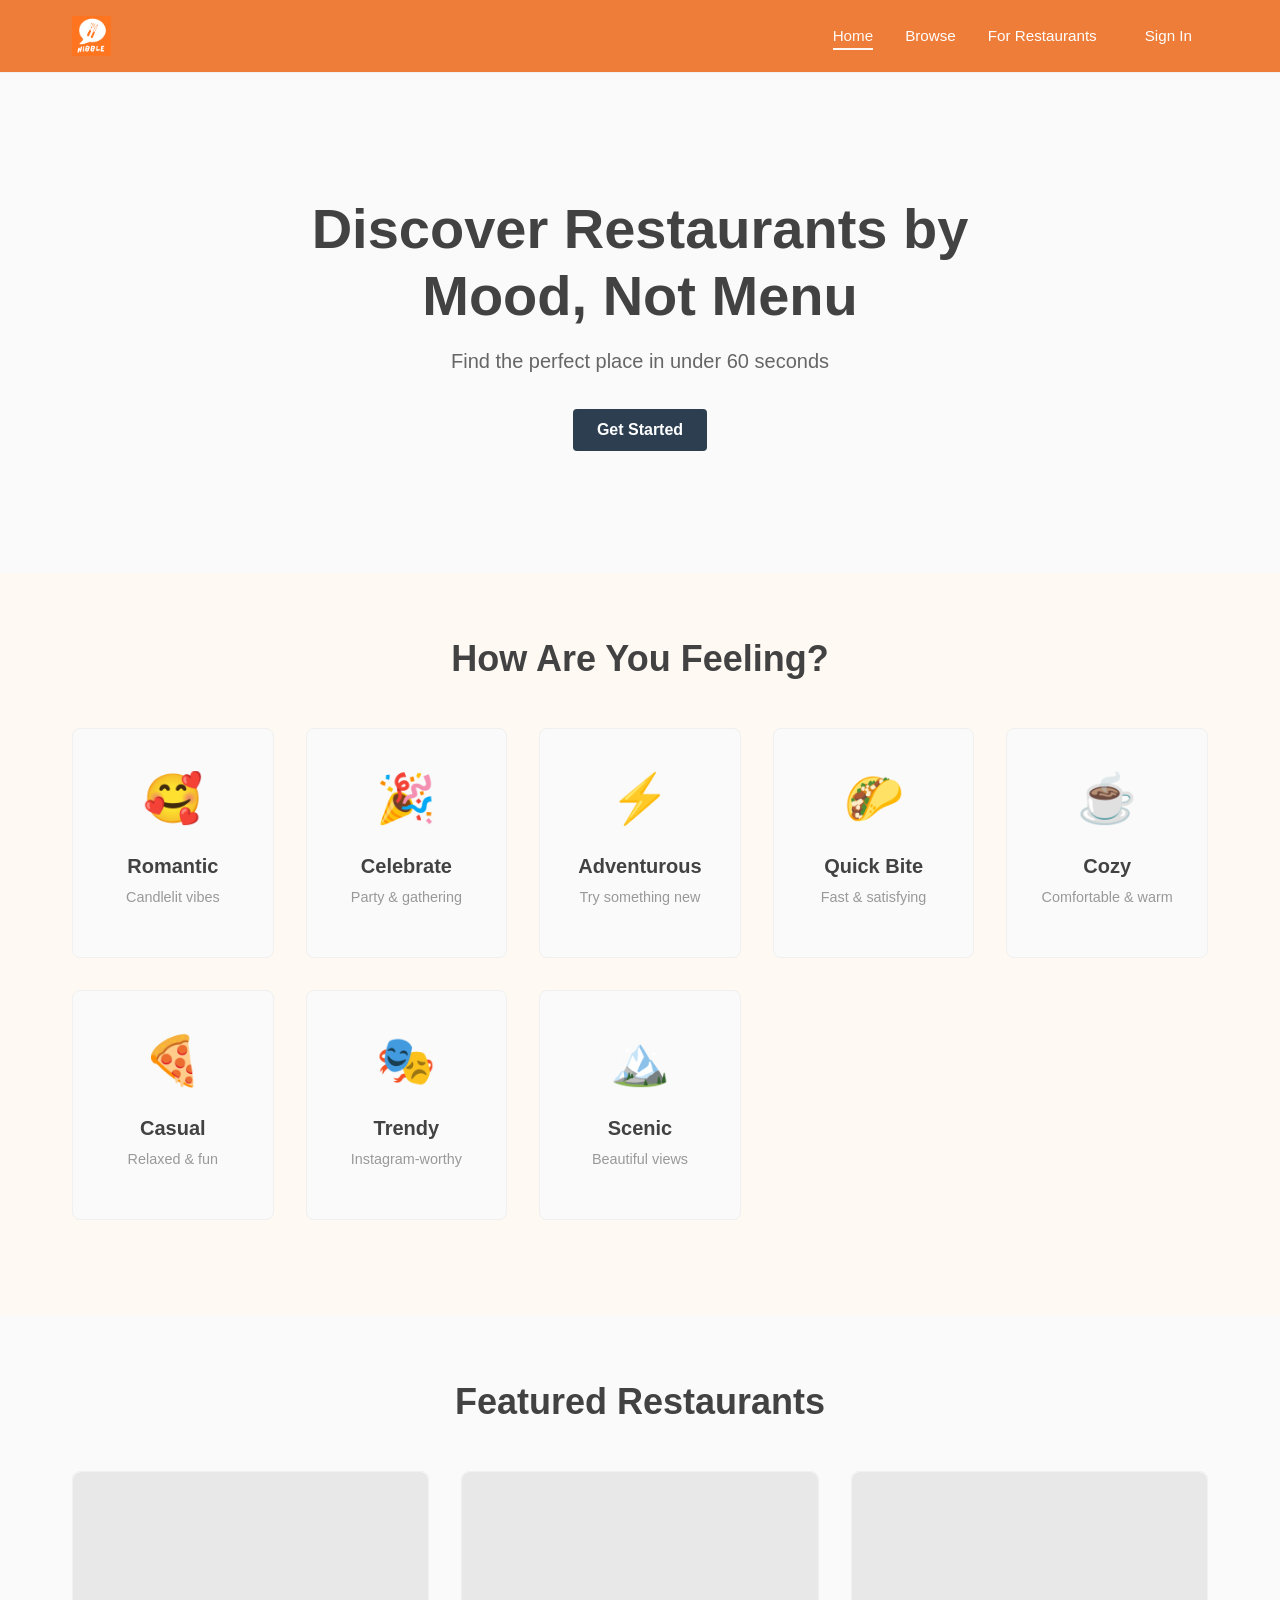
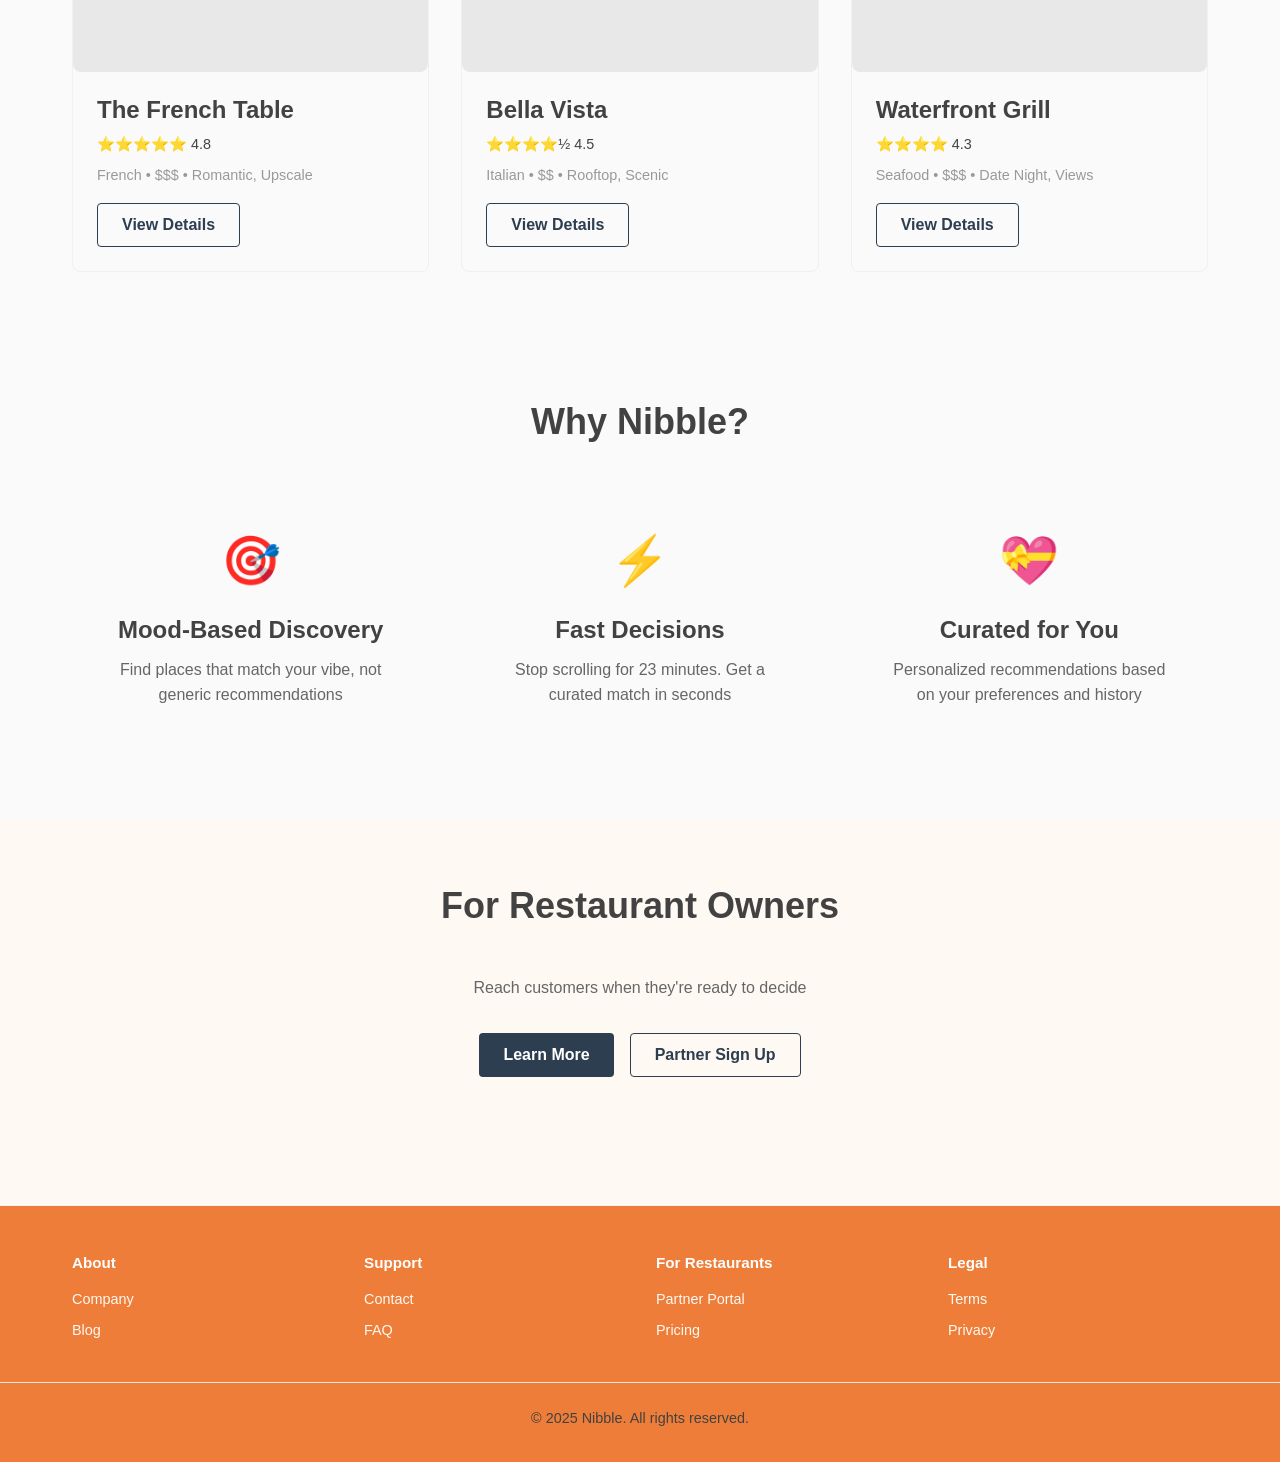
<file: index.html>
<!DOCTYPE html>
<html lang="en">

  <head>
    <meta charset="UTF-8">
    <meta name="viewport" content="width=device-width, initial-scale=1.0">
    <title>Nibble - Discover Restaurants by Mood</title>
    <link rel="stylesheet" href="css/main.css">
  </head>

  <body>
    <!-- Navigation -->
    <nav class="navbar">
      <div class="nav-container">
        <div class="logo"><a href="index.html"><img src="assets/images/logo.png" alt="Nibble Logo" class="logo-img"></a>
        </div>
        <ul class="nav-menu">
          <li><a href="index.html" class="active">Home</a></li>
          <li><a href="browse.html">Browse</a></li>
          <li><a href="partner-landing.html">For Restaurants</a></li>
          <li><a href="#" id="sign-in-btn" class="sign-in-link">Sign In</a></li>
        </ul>
      </div>
    </nav>

    <!-- Hero Section -->
    <section class="hero">
      <div class="hero-content">
        <h1 class="hero-title">Discover Restaurants by Mood, Not Menu</h1>
        <p class="hero-subtitle">Find the perfect place in under 60 seconds</p>
        <button class="cta-button"
          onclick="document.querySelector('.mood-section').scrollIntoView({behavior: 'smooth'})">Get Started</button>
      </div>
    </section>

    <!-- Mood Selection Section -->
    <section class="mood-section">
      <div class="container">
        <h2 class="section-title">How Are You Feeling?</h2>
        <div class="mood-grid">
          <div class="mood-card" onclick="selectMood('romantic')">
            <div class="mood-emoji">🥰</div>
            <h3>Romantic</h3>
            <p>Candlelit vibes</p>
          </div>
          <div class="mood-card" onclick="selectMood('celebrate')">
            <div class="mood-emoji">🎉</div>
            <h3>Celebrate</h3>
            <p>Party & gathering</p>
          </div>
          <div class="mood-card" onclick="selectMood('adventurous')">
            <div class="mood-emoji">⚡</div>
            <h3>Adventurous</h3>
            <p>Try something new</p>
          </div>
          <div class="mood-card" onclick="selectMood('quick')">
            <div class="mood-emoji">🌮</div>
            <h3>Quick Bite</h3>
            <p>Fast & satisfying</p>
          </div>
          <div class="mood-card" onclick="selectMood('cozy')">
            <div class="mood-emoji">☕</div>
            <h3>Cozy</h3>
            <p>Comfortable & warm</p>
          </div>
          <div class="mood-card" onclick="selectMood('casual')">
            <div class="mood-emoji">🍕</div>
            <h3>Casual</h3>
            <p>Relaxed & fun</p>
          </div>
          <div class="mood-card" onclick="selectMood('trendy')">
            <div class="mood-emoji">🎭</div>
            <h3>Trendy</h3>
            <p>Instagram-worthy</p>
          </div>
          <div class="mood-card" onclick="selectMood('scenic')">
            <div class="mood-emoji">🏔️</div>
            <h3>Scenic</h3>
            <p>Beautiful views</p>
          </div>
        </div>
      </div>
    </section>

    <!-- Featured Restaurants Section -->
    <section class="featured-section">
      <div class="container">
        <h2 class="section-title">Featured Restaurants</h2>
        <div class="featured-grid">
          <div class="restaurant-card featured">
            <div class="restaurant-image placeholder"></div>
            <div class="restaurant-info">
              <h3>The French Table</h3>
              <div class="rating">⭐⭐⭐⭐⭐ 4.8</div>
              <p class="cuisine">French • $$$ • Romantic, Upscale</p>
              <button class="secondary-button">View Details</button>
            </div>
          </div>
          <div class="restaurant-card featured">
            <div class="restaurant-image placeholder"></div>
            <div class="restaurant-info">
              <h3>Bella Vista</h3>
              <div class="rating">⭐⭐⭐⭐½ 4.5</div>
              <p class="cuisine">Italian • $$ • Rooftop, Scenic</p>
              <button class="secondary-button">View Details</button>
            </div>
          </div>
          <div class="restaurant-card featured">
            <div class="restaurant-image placeholder"></div>
            <div class="restaurant-info">
              <h3>Waterfront Grill</h3>
              <div class="rating">⭐⭐⭐⭐ 4.3</div>
              <p class="cuisine">Seafood • $$$ • Date Night, Views</p>
              <button class="secondary-button">View Details</button>
            </div>
          </div>
        </div>
      </div>
    </section>

    <!-- Why Nibble Section -->
    <section class="why-section">
      <div class="container">
        <h2 class="section-title">Why Nibble?</h2>
        <div class="benefits-grid">
          <div class="benefit-item">
            <div class="benefit-emoji">🎯</div>
            <h3>Mood-Based Discovery</h3>
            <p>Find places that match your vibe, not generic recommendations</p>
          </div>
          <div class="benefit-item">
            <div class="benefit-emoji">⚡</div>
            <h3>Fast Decisions</h3>
            <p>Stop scrolling for 23 minutes. Get a curated match in seconds</p>
          </div>
          <div class="benefit-item">
            <div class="benefit-emoji">💝</div>
            <h3>Curated for You</h3>
            <p>Personalized recommendations based on your preferences and history</p>
          </div>
        </div>
      </div>
    </section>

    <!-- For Restaurant Owners Section -->
    <section class="restaurant-owners-section">
      <div class="container">
        <h2 class="section-title">For Restaurant Owners</h2>
        <p class="section-subtitle">Reach customers when they're ready to decide</p>
        <div class="owner-ctas">
          <button class="cta-button">Learn More</button>
          <button class="secondary-button">Partner Sign Up</button>
        </div>
      </div>
    </section>

    <!-- Footer -->
    <footer class="footer">
      <div class="footer-content">
        <div class="footer-section">
          <h4>About</h4>
          <a href="#">Company</a>
          <a href="#">Blog</a>
        </div>
        <div class="footer-section">
          <h4>Support</h4>
          <a href="#">Contact</a>
          <a href="#">FAQ</a>
        </div>
        <div class="footer-section">
          <h4>For Restaurants</h4>
          <a href="partner-landing.html">Partner Portal</a>
          <a href="#">Pricing</a>
        </div>
        <div class="footer-section">
          <h4>Legal</h4>
          <a href="#">Terms</a>
          <a href="#">Privacy</a>
        </div>
      </div>
      <div class="footer-bottom">
        <p>&copy; 2025 Nibble. All rights reserved.</p>
      </div>
    </footer>

    <!-- Sign In Modal -->
    <div id="signInModal" class="modal">
      <div class="modal-content">
        <span class="close">&times;</span>
        <h2>Sign In</h2>
        <form>
          <input type="email" placeholder="Email" required>
          <input type="password" placeholder="Password" required>
          <button type="submit" class="cta-button">Sign In</button>
        </form>
        <p class="modal-text">Don't have an account? <a href="#">Create one</a></p>
      </div>
    </div>

    <script src="js/main.js"></script>
  </body>

</html>
</file>
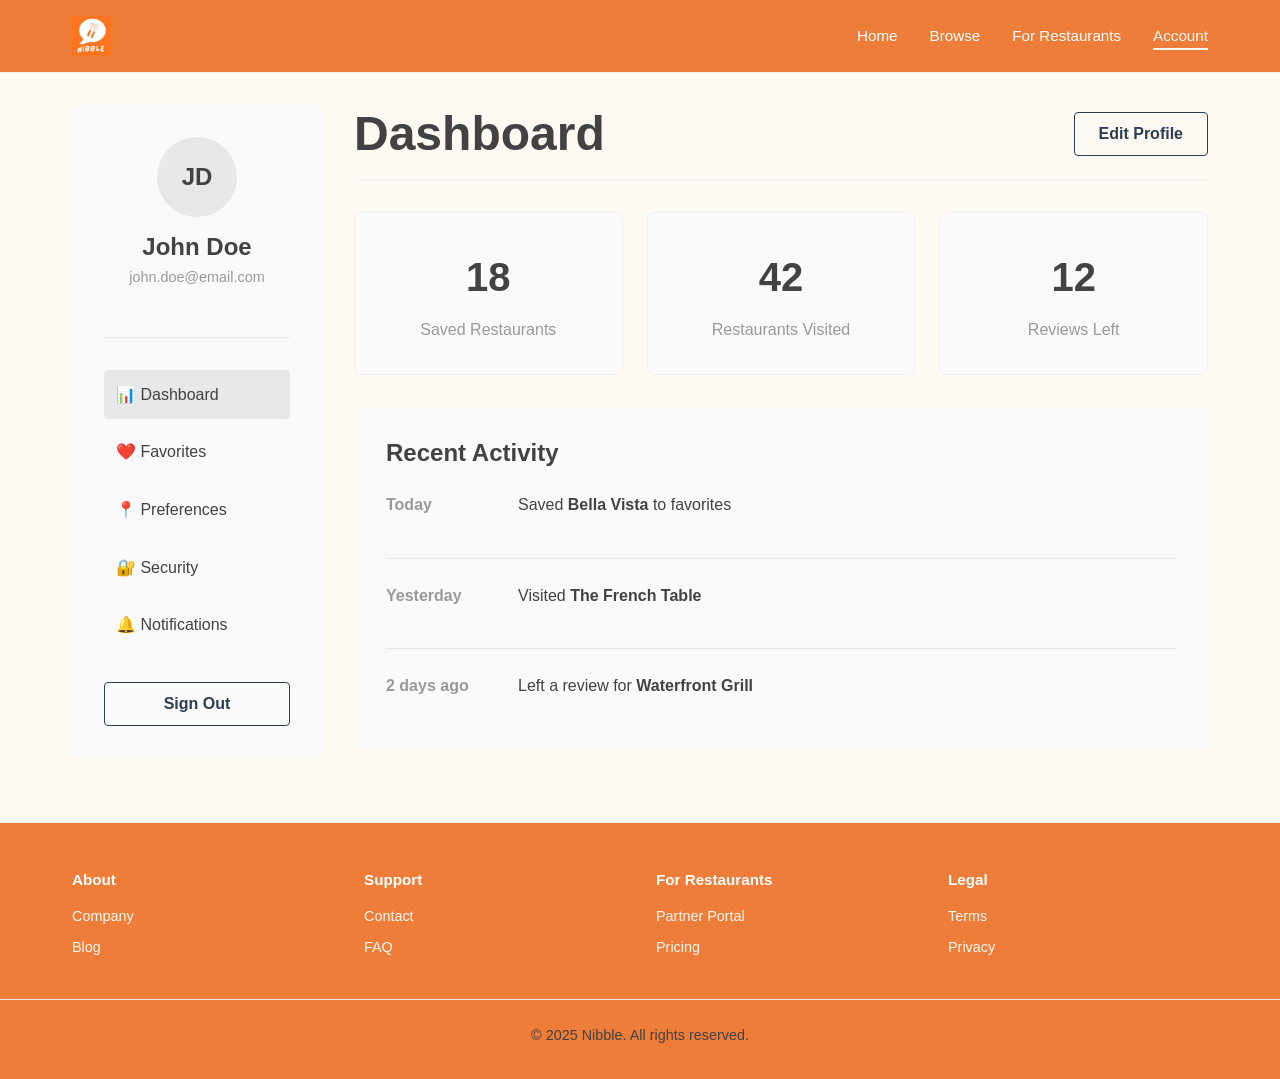
<file: account.html>
<!DOCTYPE html>
<html lang="en">

  <head>
    <meta charset="UTF-8">
    <meta name="viewport" content="width=device-width, initial-scale=1.0">
    <title>My Account - Nibble</title>
    <link rel="stylesheet" href="css/main.css">
  </head>

  <body>
    <!-- Navigation -->
    <nav class="navbar">
      <div class="nav-container">
        <div class="logo"><a href="index.html"><img src="assets/images/logo.png" alt="Nibble Logo" class="logo-img"></a>
        </div>
        <ul class="nav-menu">
          <li><a href="index.html">Home</a></li>
          <li><a href="browse.html">Browse</a></li>
          <li><a href="partner-landing.html">For Restaurants</a></li>
          <li><a href="account.html" class="active">Account</a></li>
        </ul>
      </div>
    </nav>

    <!-- Account Layout -->
    <div class="account-container">
      <!-- Sidebar -->
      <aside class="account-sidebar">
        <div class="user-profile">
          <div class="user-avatar">JD</div>
          <h3>John Doe</h3>
          <p>john.doe@email.com</p>
        </div>

        <nav class="account-nav">
          <a href="#" class="nav-item active" onclick="switchTab('dashboard')">📊 Dashboard</a>
          <a href="#" class="nav-item" onclick="switchTab('favorites')">❤️ Favorites</a>
          <a href="#" class="nav-item" onclick="switchTab('preferences')">📍 Preferences</a>
          <a href="#" class="nav-item" onclick="switchTab('security')">🔐 Security</a>
          <a href="#" class="nav-item" onclick="switchTab('notifications')">🔔 Notifications</a>
        </nav>

        <button class="secondary-button" style="width: 100%; margin-top: 2rem;">Sign Out</button>
      </aside>

      <!-- Main Content -->
      <main class="account-content">
        <!-- Dashboard Tab -->
        <div id="dashboard" class="account-tab active">
          <div class="tab-header">
            <h1>Dashboard</h1>
            <button class="secondary-button" onclick="editProfile()">Edit Profile</button>
          </div>

          <div class="dashboard-cards">
            <div class="stat-card">
              <div class="stat-number">18</div>
              <p>Saved Restaurants</p>
            </div>
            <div class="stat-card">
              <div class="stat-number">42</div>
              <p>Restaurants Visited</p>
            </div>
            <div class="stat-card">
              <div class="stat-number">12</div>
              <p>Reviews Left</p>
            </div>
          </div>

          <div class="recent-activity">
            <h3>Recent Activity</h3>
            <div class="activity-item">
              <span class="activity-date">Today</span>
              <p>Saved <strong>Bella Vista</strong> to favorites</p>
            </div>
            <div class="activity-item">
              <span class="activity-date">Yesterday</span>
              <p>Visited <strong>The French Table</strong></p>
            </div>
            <div class="activity-item">
              <span class="activity-date">2 days ago</span>
              <p>Left a review for <strong>Waterfront Grill</strong></p>
            </div>
          </div>
        </div>

        <!-- Favorites Tab -->
        <div id="favorites" class="account-tab">
          <h1>My Favorites (18)</h1>

          <div class="favorites-grid">
            <div class="favorite-item">
              <div class="fav-image placeholder"></div>
              <h4>The French Table</h4>
              <p class="rating">⭐⭐⭐⭐⭐</p>
              <p class="fav-meta">French • $$$</p>
              <button class="secondary-button">View</button>
              <button class="remove-btn" onclick="removeFavorite(this)">Remove</button>
            </div>

            <div class="favorite-item">
              <div class="fav-image placeholder"></div>
              <h4>Bella Vista</h4>
              <p class="rating">⭐⭐⭐⭐½</p>
              <p class="fav-meta">Italian • $$</p>
              <button class="secondary-button">View</button>
              <button class="remove-btn" onclick="removeFavorite(this)">Remove</button>
            </div>

            <div class="favorite-item">
              <div class="fav-image placeholder"></div>
              <h4>Sushi Express</h4>
              <p class="rating">⭐⭐⭐⭐</p>
              <p class="fav-meta">Sushi • $$</p>
              <button class="secondary-button">View</button>
              <button class="remove-btn" onclick="removeFavorite(this)">Remove</button>
            </div>

            <div class="favorite-item">
              <div class="fav-image placeholder"></div>
              <h4>Harvest Moon</h4>
              <p class="rating">⭐⭐⭐⭐</p>
              <p class="fav-meta">Farm-to-Table • $$</p>
              <button class="secondary-button">View</button>
              <button class="remove-btn" onclick="removeFavorite(this)">Remove</button>
            </div>

            <div class="favorite-item">
              <div class="fav-image placeholder"></div>
              <h4>Waterfront Grill</h4>
              <p class="rating">⭐⭐⭐⭐</p>
              <p class="fav-meta">Seafood • $$$</p>
              <button class="secondary-button">View</button>
              <button class="remove-btn" onclick="removeFavorite(this)">Remove</button>
            </div>

            <div class="favorite-item">
              <div class="fav-image placeholder"></div>
              <h4>Cozy Corner Cafe</h4>
              <p class="rating">⭐⭐⭐⭐½</p>
              <p class="fav-meta">Cafe • $</p>
              <button class="secondary-button">View</button>
              <button class="remove-btn" onclick="removeFavorite(this)">Remove</button>
            </div>
          </div>
        </div>

        <!-- Preferences Tab -->
        <div id="preferences" class="account-tab">
          <h1>Preferences</h1>

          <div class="preference-form">
            <div class="form-group">
              <label>Location</label>
              <input type="text" value="Vancouver, BC" placeholder="City">
            </div>

            <div class="form-group">
              <label>Dietary Restrictions</label>
              <div class="checkbox-group">
                <label><input type="checkbox"> Vegetarian</label>
                <label><input type="checkbox"> Vegan</label>
                <label><input type="checkbox"> Gluten-Free</label>
                <label><input type="checkbox"> Halal</label>
                <label><input type="checkbox"> Kosher</label>
              </div>
            </div>

            <div class="form-group">
              <label>Preferred Price Range</label>
              <div class="radio-group">
                <label><input type="radio" name="price"> $ - Budget</label>
                <label><input type="radio" name="price"> $$ - Moderate</label>
                <label><input type="radio" name="price"> $$$ - Upscale</label>
              </div>
            </div>

            <button class="cta-button">Save Preferences</button>
          </div>
        </div>

        <!-- Security Tab -->
        <div id="security" class="account-tab">
          <h1>Security</h1>

          <div class="security-section">
            <h3>Password</h3>
            <button class="secondary-button" onclick="changePassword()">Change Password</button>
          </div>

          <div class="security-section">
            <h3>Connected Devices</h3>
            <div class="device-item">
              <p><strong>MacBook Pro</strong> • Last active today</p>
              <button class="remove-btn">Remove</button>
            </div>
            <div class="device-item">
              <p><strong>iPhone 13</strong> • Last active 2 hours ago</p>
              <button class="remove-btn">Remove</button>
            </div>
          </div>
        </div>

        <!-- Notifications Tab -->
        <div id="notifications" class="account-tab">
          <h1>Notifications</h1>

          <div class="notification-settings">
            <div class="notification-item">
              <div>
                <h4>New Restaurant Recommendations</h4>
                <p>Get notified when new restaurants match your moods</p>
              </div>
              <input type="checkbox" checked>
            </div>

            <div class="notification-item">
              <div>
                <h4>Promotions & Offers</h4>
                <p>Special deals from your saved restaurants</p>
              </div>
              <input type="checkbox" checked>
            </div>

            <div class="notification-item">
              <div>
                <h4>Email Notifications</h4>
                <p>Receive updates via email</p>
              </div>
              <input type="checkbox">
            </div>
          </div>
        </div>
      </main>
    </div>

    <!-- Footer -->
    <footer class="footer">
      <div class="footer-content">
        <div class="footer-section">
          <h4>About</h4>
          <a href="#">Company</a>
          <a href="#">Blog</a>
        </div>
        <div class="footer-section">
          <h4>Support</h4>
          <a href="#">Contact</a>
          <a href="#">FAQ</a>
        </div>
        <div class="footer-section">
          <h4>For Restaurants</h4>
          <a href="partner-landing.html">Partner Portal</a>
          <a href="#">Pricing</a>
        </div>
        <div class="footer-section">
          <h4>Legal</h4>
          <a href="#">Terms</a>
          <a href="#">Privacy</a>
        </div>
      </div>
      <div class="footer-bottom">
        <p>&copy; 2025 Nibble. All rights reserved.</p>
      </div>
    </footer>

    <!-- Sign In Modal -->
    <div id="signInModal" class="modal">
      <div class="modal-content">
        <span class="close">&times;</span>
        <h2>Sign In</h2>
        <form>
          <input type="email" placeholder="Email" required>
          <input type="password" placeholder="Password" required>
          <button type="submit" class="cta-button">Sign In</button>
        </form>
        <p class="modal-text">Don't have an account? <a href="#">Create one</a></p>
      </div>
    </div>

    <script src="js/main.js"></script>
  </body>

</html>
</file>
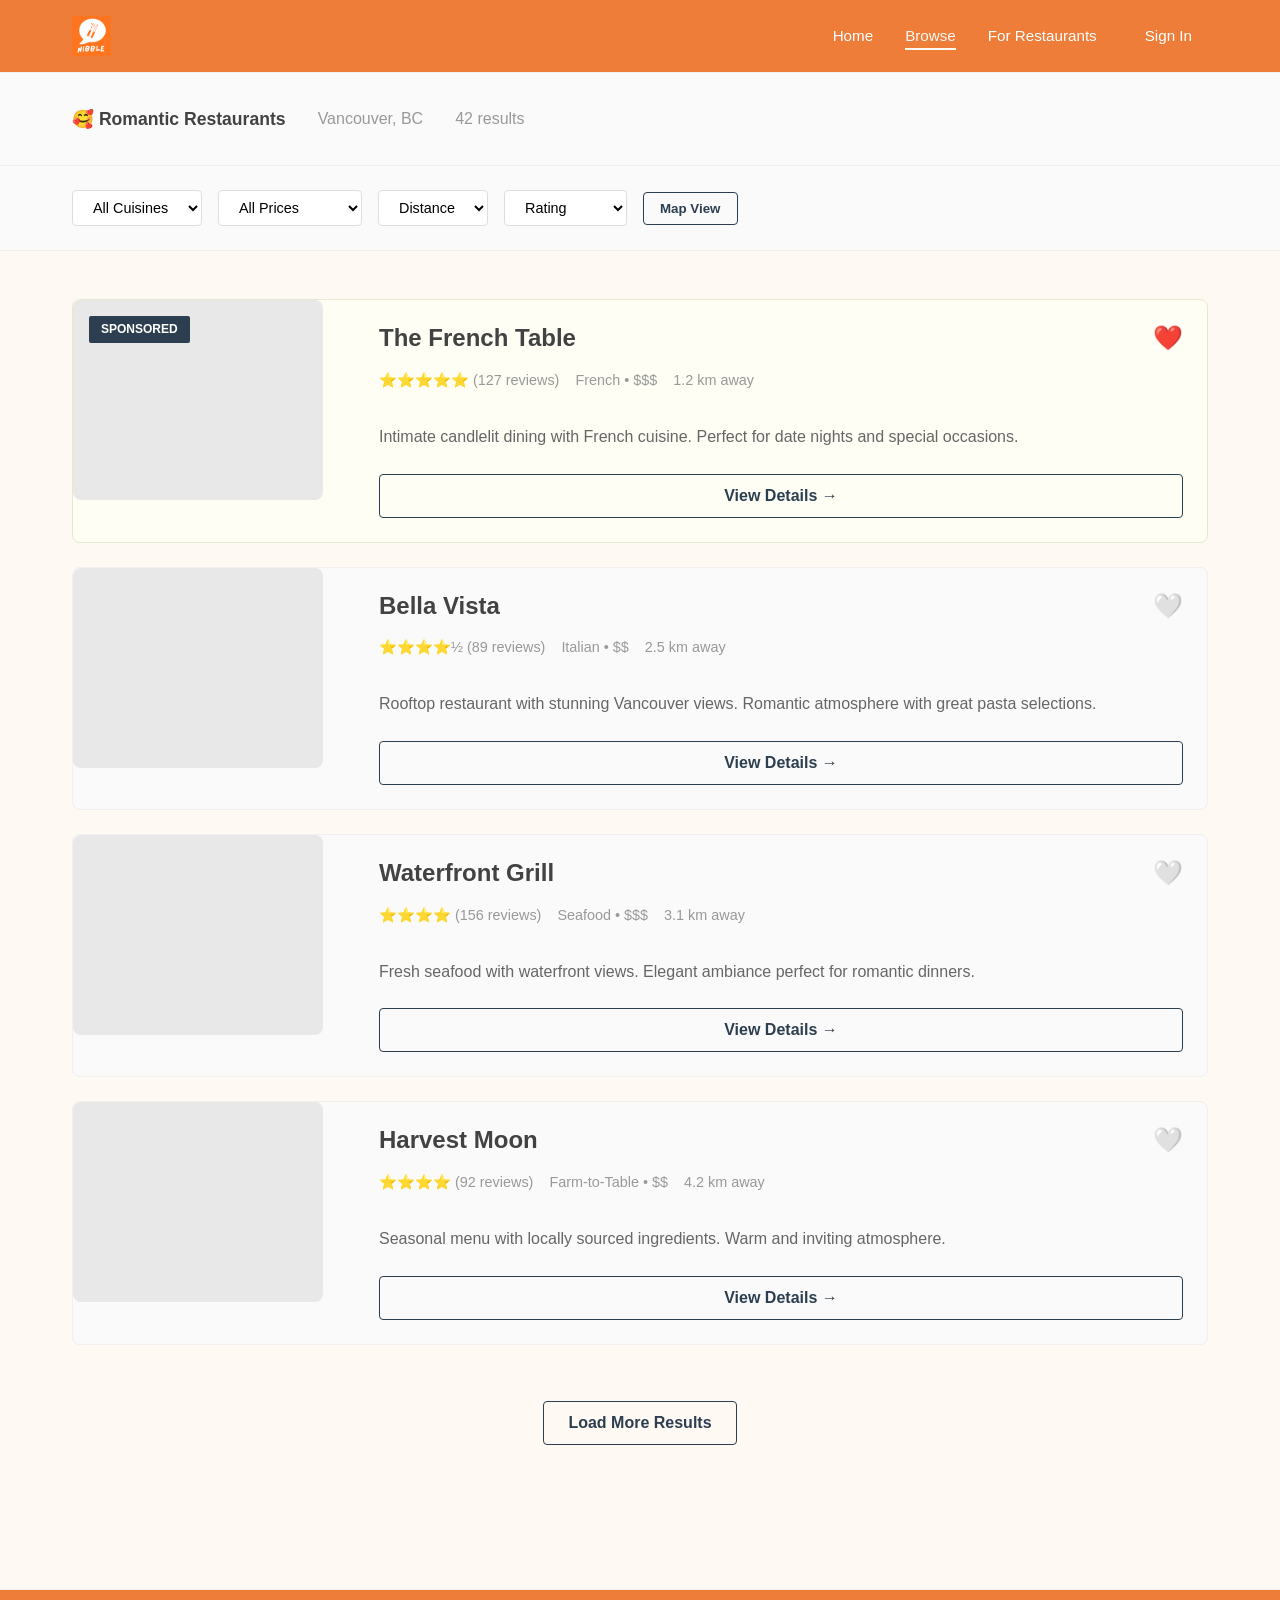
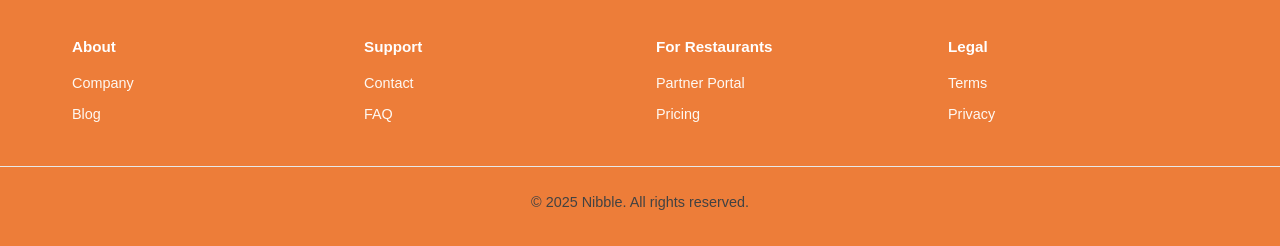
<file: browse.html>
<!DOCTYPE html>
<html lang="en">

  <head>
    <meta charset="UTF-8">
    <meta name="viewport" content="width=device-width, initial-scale=1.0">
    <title>Browse - Nibble</title>
    <link rel="stylesheet" href="css/main.css">
  </head>

  <body>
    <!-- Navigation -->
    <nav class="navbar">
      <div class="nav-container">
        <div class="logo"><a href="index.html"><img src="assets/images/logo.png" alt="Nibble Logo" class="logo-img"></a>
        </div>
        <ul class="nav-menu">
          <li><a href="index.html">Home</a></li>
          <li><a href="browse.html" class="active">Browse</a></li>
          <li><a href="partner-landing.html">For Restaurants</a></li>
          <li><a href="#" id="sign-in-btn" class="sign-in-link">Sign In</a></li>
        </ul>
      </div>
    </nav>

    <!-- Browse Header -->
    <section class="browse-header">
      <div class="container">
        <div class="breadcrumb">
          <span class="mood-badge">🥰 Romantic Restaurants</span>
          <span class="location">Vancouver, BC</span>
          <span class="count">42 results</span>
        </div>
      </div>
    </section>

    <!-- Filter Bar -->
    <section class="filter-bar">
      <div class="container">
        <div class="filters">
          <select class="filter-dropdown">
            <option>All Cuisines</option>
            <option>Italian</option>
            <option>French</option>
            <option>Sushi</option>
            <option>Seafood</option>
          </select>
          <select class="filter-dropdown">
            <option>All Prices</option>
            <option>$ - Budget</option>
            <option>$$ - Moderate</option>
            <option>$$$ - Upscale</option>
          </select>
          <select class="filter-dropdown">
            <option>Distance</option>
            <option>0-1 km</option>
            <option>1-5 km</option>
            <option>5-15 km</option>
          </select>
          <select class="filter-dropdown">
            <option>Rating</option>
            <option>4.5+ Stars</option>
            <option>4.0+ Stars</option>
            <option>All Ratings</option>
          </select>
          <button class="view-toggle" id="mapToggle">Map View</button>
        </div>
      </div>
    </section>

    <!-- Results Section -->
    <section class="results-section">
      <div class="container">
        <!-- Sponsored Result -->
        <div class="result-card sponsored">
          <div class="sponsored-badge">SPONSORED</div>
          <div class="result-image placeholder"></div>
          <div class="result-content">
            <div class="result-header">
              <h3>The French Table</h3>
              <button class="favorite-btn" onclick="toggleFavorite(this)">❤️</button>
            </div>
            <div class="result-meta">
              <span class="rating">⭐⭐⭐⭐⭐ (127 reviews)</span>
              <span class="cuisine">French • $$$</span>
              <span class="distance">1.2 km away</span>
            </div>
            <p class="result-description">Intimate candlelit dining with French cuisine. Perfect for date nights and
              special occasions.</p>
            <button class="secondary-button" onclick="goToRestaurant('the-french-table')">View Details →</button>
          </div>
        </div>

        <!-- Regular Result -->
        <div class="result-card">
          <div class="result-image placeholder"></div>
          <div class="result-content">
            <div class="result-header">
              <h3>Bella Vista</h3>
              <button class="favorite-btn" onclick="toggleFavorite(this)">🤍</button>
            </div>
            <div class="result-meta">
              <span class="rating">⭐⭐⭐⭐½ (89 reviews)</span>
              <span class="cuisine">Italian • $$</span>
              <span class="distance">2.5 km away</span>
            </div>
            <p class="result-description">Rooftop restaurant with stunning Vancouver views. Romantic atmosphere with
              great pasta selections.</p>
            <button class="secondary-button" onclick="goToRestaurant('bella-vista')">View Details →</button>
          </div>
        </div>

        <!-- Regular Result -->
        <div class="result-card">
          <div class="result-image placeholder"></div>
          <div class="result-content">
            <div class="result-header">
              <h3>Waterfront Grill</h3>
              <button class="favorite-btn" onclick="toggleFavorite(this)">🤍</button>
            </div>
            <div class="result-meta">
              <span class="rating">⭐⭐⭐⭐ (156 reviews)</span>
              <span class="cuisine">Seafood • $$$</span>
              <span class="distance">3.1 km away</span>
            </div>
            <p class="result-description">Fresh seafood with waterfront views. Elegant ambiance perfect for romantic
              dinners.</p>
            <button class="secondary-button" onclick="goToRestaurant('waterfront-grill')">View Details →</button>
          </div>
        </div>

        <!-- Regular Result -->
        <div class="result-card">
          <div class="result-image placeholder"></div>
          <div class="result-content">
            <div class="result-header">
              <h3>Harvest Moon</h3>
              <button class="favorite-btn" onclick="toggleFavorite(this)">🤍</button>
            </div>
            <div class="result-meta">
              <span class="rating">⭐⭐⭐⭐ (92 reviews)</span>
              <span class="cuisine">Farm-to-Table • $$</span>
              <span class="distance">4.2 km away</span>
            </div>
            <p class="result-description">Seasonal menu with locally sourced ingredients. Warm and inviting atmosphere.
            </p>
            <button class="secondary-button" onclick="goToRestaurant('harvest-moon')">View Details →</button>
          </div>
        </div>

        <div class="load-more">
          <button class="secondary-button">Load More Results</button>
        </div>
      </div>
    </section>

    <!-- Footer -->
    <footer class="footer">
      <div class="footer-content">
        <div class="footer-section">
          <h4>About</h4>
          <a href="#">Company</a>
          <a href="#">Blog</a>
        </div>
        <div class="footer-section">
          <h4>Support</h4>
          <a href="#">Contact</a>
          <a href="#">FAQ</a>
        </div>
        <div class="footer-section">
          <h4>For Restaurants</h4>
          <a href="partner-landing.html">Partner Portal</a>
          <a href="#">Pricing</a>
        </div>
        <div class="footer-section">
          <h4>Legal</h4>
          <a href="#">Terms</a>
          <a href="#">Privacy</a>
        </div>
      </div>
      <div class="footer-bottom">
        <p>&copy; 2025 Nibble. All rights reserved.</p>
      </div>
    </footer>

    <!-- Sign In Modal -->
    <div id="signInModal" class="modal">
      <div class="modal-content">
        <span class="close">&times;</span>
        <h2>Sign In</h2>
        <form>
          <input type="email" placeholder="Email" required>
          <input type="password" placeholder="Password" required>
          <button type="submit" class="cta-button">Sign In</button>
        </form>
        <p class="modal-text">Don't have an account? <a href="#">Create one</a></p>
      </div>
    </div>

    <script src="js/main.js"></script>
  </body>

</html>
</file>
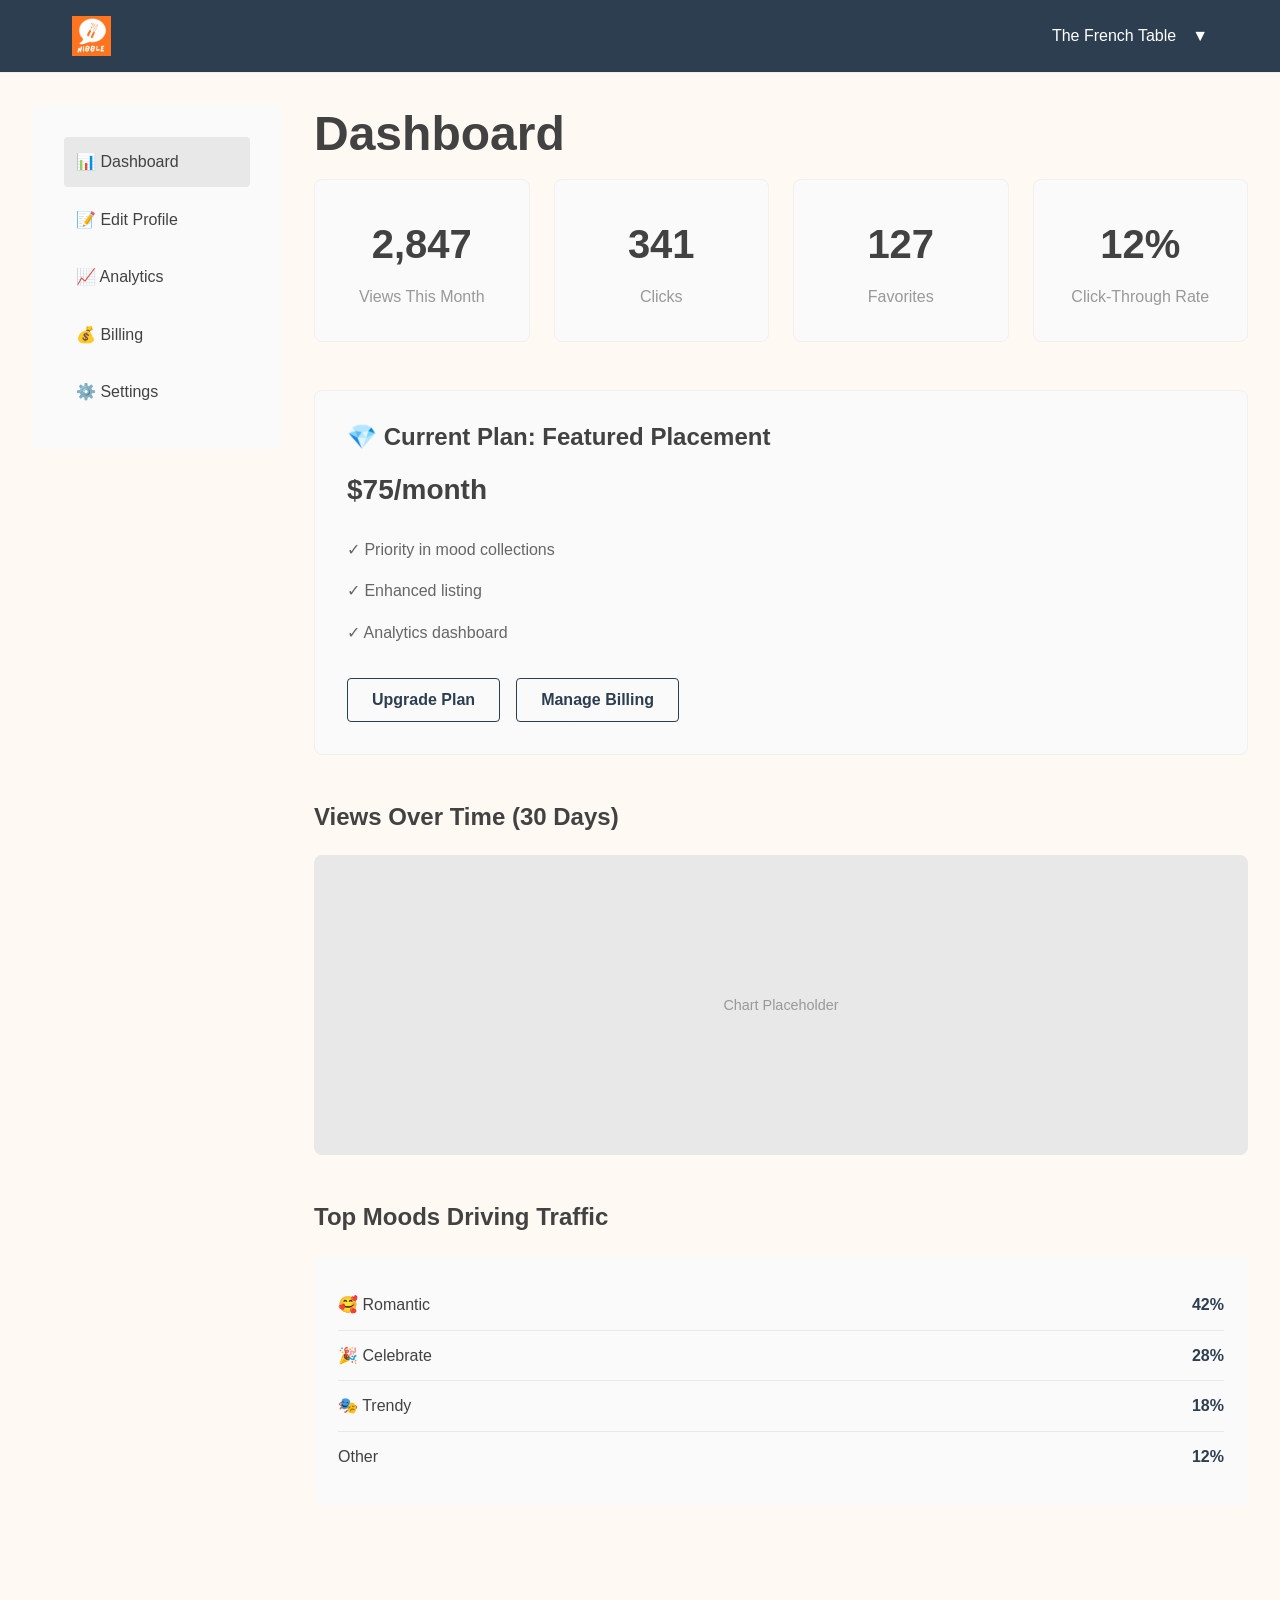
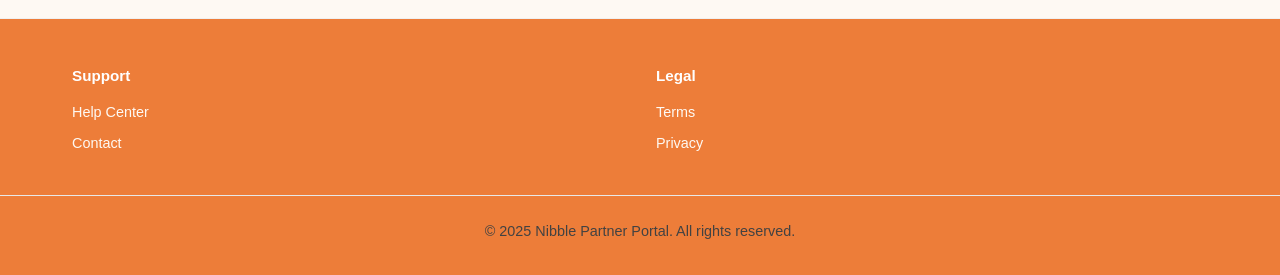
<file: partner-dashboard.html>
<!DOCTYPE html>
<html lang="en">

  <head>
    <meta charset="UTF-8">
    <meta name="viewport" content="width=device-width, initial-scale=1.0">
    <title>Partner Dashboard - Nibble</title>
    <link rel="stylesheet" href="css/main.css">
  </head>

  <body>
    <!-- Partner Navigation -->
    <nav class="navbar partner-nav">
      <div class="nav-container">
        <div class="logo"><a href="index.html"><img src="assets/images/logo.png" alt="Nibble Logo" class="logo-img"></a>
        </div>
        <div class="partner-user">
          <span>The French Table</span>
          <button id="partner-menu-btn" class="partner-menu-btn">▼</button>
        </div>
      </div>
    </nav>

    <!-- Partner Layout -->
    <div class="partner-container">
      <!-- Sidebar -->
      <aside class="partner-sidebar">
        <nav class="partner-nav-menu">
          <a href="#" class="partner-nav-item active" onclick="switchPartnerTab('dashboard')">📊 Dashboard</a>
          <a href="#" class="partner-nav-item" onclick="switchPartnerTab('profile')">📝 Edit Profile</a>
          <a href="#" class="partner-nav-item" onclick="switchPartnerTab('analytics')">📈 Analytics</a>
          <a href="#" class="partner-nav-item" onclick="switchPartnerTab('billing')">💰 Billing</a>
          <a href="#" class="partner-nav-item" onclick="switchPartnerTab('settings')">⚙️ Settings</a>
        </nav>
      </aside>

      <!-- Main Content -->
      <main class="partner-content">
        <!-- Dashboard Tab -->
        <div id="dashboard" class="partner-tab active">
          <h1>Dashboard</h1>

          <div class="performance-cards">
            <div class="perf-card">
              <div class="perf-number">2,847</div>
              <p>Views This Month</p>
            </div>
            <div class="perf-card">
              <div class="perf-number">341</div>
              <p>Clicks</p>
            </div>
            <div class="perf-card">
              <div class="perf-number">127</div>
              <p>Favorites</p>
            </div>
            <div class="perf-card">
              <div class="perf-number">12%</div>
              <p>Click-Through Rate</p>
            </div>
          </div>

          <div class="plan-card">
            <h3>💎 Current Plan: Featured Placement</h3>
            <p class="plan-price">$75/month</p>
            <ul class="plan-features">
              <li>✓ Priority in mood collections</li>
              <li>✓ Enhanced listing</li>
              <li>✓ Analytics dashboard</li>
            </ul>
            <div class="plan-actions">
              <button class="secondary-button">Upgrade Plan</button>
              <button class="secondary-button">Manage Billing</button>
            </div>
          </div>

          <div class="chart-section">
            <h3>Views Over Time (30 Days)</h3>
            <div class="placeholder" style="height: 300px;">Chart Placeholder</div>
          </div>

          <div class="insights-section">
            <h3>Top Moods Driving Traffic</h3>
            <div class="insights-list">
              <div class="insight-item">
                <span>🥰 Romantic</span>
                <span class="insight-percent">42%</span>
              </div>
              <div class="insight-item">
                <span>🎉 Celebrate</span>
                <span class="insight-percent">28%</span>
              </div>
              <div class="insight-item">
                <span>🎭 Trendy</span>
                <span class="insight-percent">18%</span>
              </div>
              <div class="insight-item">
                <span>Other</span>
                <span class="insight-percent">12%</span>
              </div>
            </div>
          </div>
        </div>

        <!-- Profile Tab -->
        <div id="profile" class="partner-tab">
          <h1>Edit Profile</h1>

          <form class="profile-form">
            <div class="form-group">
              <label>Restaurant Name</label>
              <input type="text" value="The French Table">
            </div>

            <div class="form-group">
              <label>Description</label>
              <textarea
                rows="4">Intimate French bistro featuring candlelit tables, live piano music, and a carefully curated wine list.</textarea>
            </div>

            <div class="form-group">
              <label>Address</label>
              <input type="text" value="123 Granville St, Vancouver, BC">
            </div>

            <div class="form-group">
              <label>Phone</label>
              <input type="tel" value="(604) 555-0123">
            </div>

            <div class="form-group">
              <label>Website</label>
              <input type="url" value="https://thefrenchta.com">
            </div>

            <div class="form-group">
              <label>Cuisine Type</label>
              <select>
                <option>French</option>
                <option>Italian</option>
                <option>Sushi</option>
                <option>Seafood</option>
              </select>
            </div>

            <div class="form-group">
              <label>Price Range</label>
              <select>
                <option>$$$</option>
                <option>$$</option>
                <option>$</option>
              </select>
            </div>

            <button type="submit" class="cta-button">Save Changes</button>
          </form>
        </div>

        <!-- Analytics Tab -->
        <div id="analytics" class="partner-tab">
          <h1>Detailed Analytics</h1>

          <div class="analytics-grid">
            <div class="analytics-card">
              <h4>Total Views</h4>
              <div class="placeholder" style="height: 200px;">Chart</div>
            </div>
            <div class="analytics-card">
              <h4>Click-Through Rate</h4>
              <div class="placeholder" style="height: 200px;">Chart</div>
            </div>
            <div class="analytics-card">
              <h4>Favorite Adds</h4>
              <div class="placeholder" style="height: 200px;">Chart</div>
            </div>
            <div class="analytics-card">
              <h4>Traffic by Mood</h4>
              <div class="placeholder" style="height: 200px;">Chart</div>
            </div>
          </div>
        </div>

        <!-- Billing Tab -->
        <div id="billing" class="partner-tab">
          <h1>Billing & Subscription</h1>

          <div class="billing-card">
            <h3>Current Subscription</h3>
            <p><strong>Featured Placement</strong> - $75/month</p>
            <p class="billing-date">Renewal Date: December 18, 2025</p>
            <div class="billing-actions">
              <button class="secondary-button">Change Plan</button>
              <button class="secondary-button">Cancel Subscription</button>
            </div>
          </div>

          <div class="billing-history">
            <h3>Billing History</h3>
            <table class="billing-table">
              <thead>
                <tr>
                  <th>Date</th>
                  <th>Plan</th>
                  <th>Amount</th>
                  <th>Status</th>
                </tr>
              </thead>
              <tbody>
                <tr>
                  <td>Nov 18, 2025</td>
                  <td>Featured Placement</td>
                  <td>$75.00</td>
                  <td>Paid</td>
                </tr>
                <tr>
                  <td>Oct 18, 2025</td>
                  <td>Featured Placement</td>
                  <td>$75.00</td>
                  <td>Paid</td>
                </tr>
                <tr>
                  <td>Sep 18, 2025</td>
                  <td>Featured Placement</td>
                  <td>$75.00</td>
                  <td>Paid</td>
                </tr>
              </tbody>
            </table>
          </div>
        </div>

        <!-- Settings Tab -->
        <div id="settings" class="partner-tab">
          <h1>Settings</h1>

          <div class="settings-section">
            <h3>Account Settings</h3>
            <div class="setting-item">
              <div>
                <h4>Email Notifications</h4>
                <p>Receive alerts about your restaurant performance</p>
              </div>
              <input type="checkbox" checked>
            </div>
          </div>

          <div class="settings-section">
            <h3>Danger Zone</h3>
            <button class="remove-btn">Deactivate Account</button>
          </div>
        </div>
      </main>
    </div>

    <!-- Footer -->
    <footer class="footer">
      <div class="footer-content">
        <div class="footer-section">
          <h4>Support</h4>
          <a href="#">Help Center</a>
          <a href="#">Contact</a>
        </div>
        <div class="footer-section">
          <h4>Legal</h4>
          <a href="#">Terms</a>
          <a href="#">Privacy</a>
        </div>
      </div>
      <div class="footer-bottom">
        <p>&copy; 2025 Nibble Partner Portal. All rights reserved.</p>
      </div>
    </footer>

    <!-- Sign In Modal -->
    <div id="signInModal" class="modal">
      <div class="modal-content">
        <span class="close">&times;</span>
        <h2>Sign In</h2>
        <form>
          <input type="email" placeholder="Email" required>
          <input type="password" placeholder="Password" required>
          <button type="submit" class="cta-button">Sign In</button>
        </form>
        <p class="modal-text">Don't have an account? <a href="#">Create one</a></p>
      </div>
    </div>

    <script src="js/main.js"></script>
  </body>

</html>
</file>
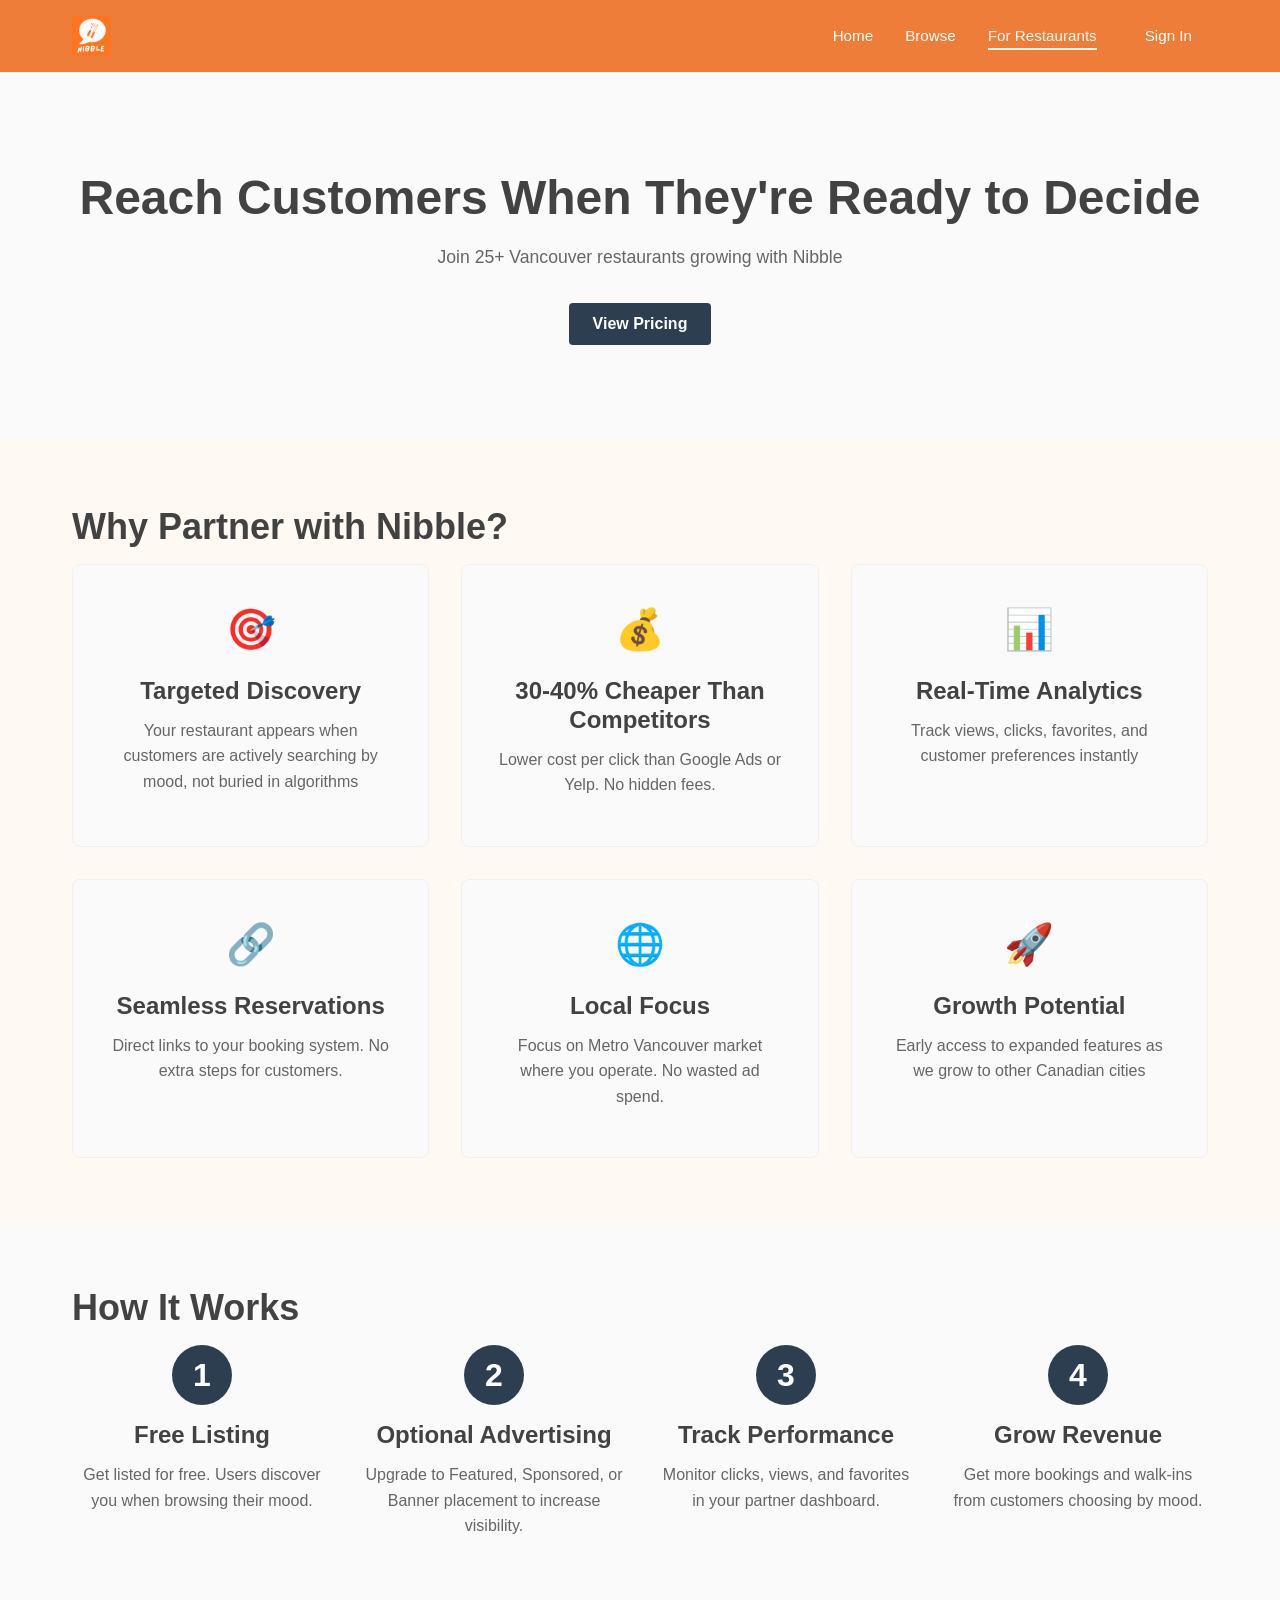
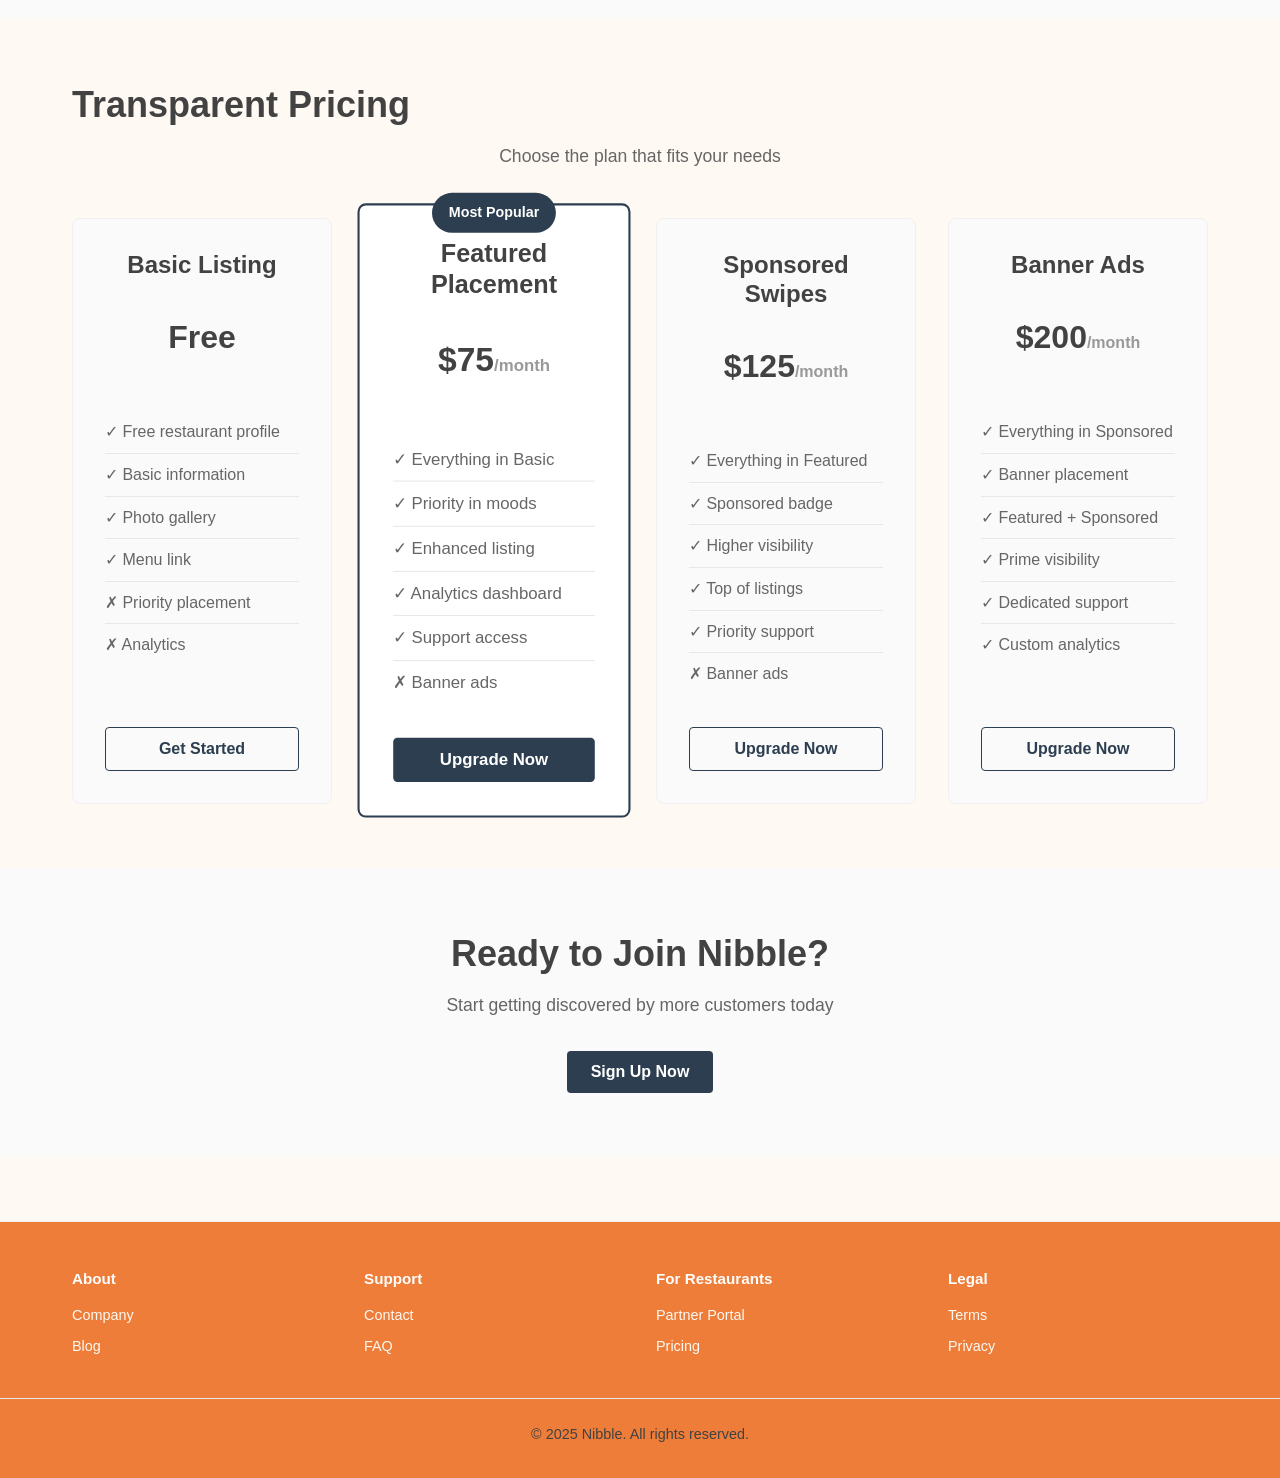
<file: partner-landing.html>
<!DOCTYPE html>
<html lang="en">

  <head>
    <meta charset="UTF-8">
    <meta name="viewport" content="width=device-width, initial-scale=1.0">
    <title>For Restaurants - Nibble</title>
    <link rel="stylesheet" href="css/main.css">
  </head>

  <body>
    <!-- Navigation -->
    <nav class="navbar">
      <div class="nav-container">
        <div class="logo"><a href="index.html"><img src="assets/images/logo.png" alt="Nibble Logo" class="logo-img"></a>
        </div>
        <ul class="nav-menu">
          <li><a href="index.html">Home</a></li>
          <li><a href="browse.html">Browse</a></li>
          <li><a href="partner-landing.html" class="active">For Restaurants</a></li>
          <li><a href="#" id="sign-in-btn" class="sign-in-link">Sign In</a></li>
        </ul>
      </div>
    </nav>

    <!-- Partner Hero -->
    <section class="partner-hero">
      <div class="container">
        <h1>Reach Customers When They're Ready to Decide</h1>
        <p class="partner-subtitle">Join 25+ Vancouver restaurants growing with Nibble</p>
        <button class="cta-button" onclick="scrollToPlans()">View Pricing</button>
      </div>
    </section>

    <!-- Why Nibble for Restaurants -->
    <section class="partner-benefits">
      <div class="container">
        <h2>Why Partner with Nibble?</h2>
        <div class="benefits-grid">
          <div class="benefit-card">
            <div class="benefit-icon">🎯</div>
            <h3>Targeted Discovery</h3>
            <p>Your restaurant appears when customers are actively searching by mood, not buried in algorithms</p>
          </div>
          <div class="benefit-card">
            <div class="benefit-icon">💰</div>
            <h3>30-40% Cheaper Than Competitors</h3>
            <p>Lower cost per click than Google Ads or Yelp. No hidden fees.</p>
          </div>
          <div class="benefit-card">
            <div class="benefit-icon">📊</div>
            <h3>Real-Time Analytics</h3>
            <p>Track views, clicks, favorites, and customer preferences instantly</p>
          </div>
          <div class="benefit-card">
            <div class="benefit-icon">🔗</div>
            <h3>Seamless Reservations</h3>
            <p>Direct links to your booking system. No extra steps for customers.</p>
          </div>
          <div class="benefit-card">
            <div class="benefit-icon">🌐</div>
            <h3>Local Focus</h3>
            <p>Focus on Metro Vancouver market where you operate. No wasted ad spend.</p>
          </div>
          <div class="benefit-card">
            <div class="benefit-icon">🚀</div>
            <h3>Growth Potential</h3>
            <p>Early access to expanded features as we grow to other Canadian cities</p>
          </div>
        </div>
      </div>
    </section>

    <!-- How It Works -->
    <section class="how-it-works">
      <div class="container">
        <h2>How It Works</h2>
        <div class="steps">
          <div class="step">
            <div class="step-number">1</div>
            <h3>Free Listing</h3>
            <p>Get listed for free. Users discover you when browsing their mood.</p>
          </div>
          <div class="step">
            <div class="step-number">2</div>
            <h3>Optional Advertising</h3>
            <p>Upgrade to Featured, Sponsored, or Banner placement to increase visibility.</p>
          </div>
          <div class="step">
            <div class="step-number">3</div>
            <h3>Track Performance</h3>
            <p>Monitor clicks, views, and favorites in your partner dashboard.</p>
          </div>
          <div class="step">
            <div class="step-number">4</div>
            <h3>Grow Revenue</h3>
            <p>Get more bookings and walk-ins from customers choosing by mood.</p>
          </div>
        </div>
      </div>
    </section>

    <!-- Pricing Section -->
    <section class="partner-pricing" id="plans">
      <div class="container">
        <h2>Transparent Pricing</h2>
        <p class="pricing-subtitle">Choose the plan that fits your needs</p>

        <div class="pricing-cards">
          <div class="pricing-card">
            <h3>Basic Listing</h3>
            <div class="pricing-price">Free</div>
            <ul class="pricing-features">
              <li>✓ Free restaurant profile</li>
              <li>✓ Basic information</li>
              <li>✓ Photo gallery</li>
              <li>✓ Menu link</li>
              <li>✗ Priority placement</li>
              <li>✗ Analytics</li>
            </ul>
            <button class="secondary-button">Get Started</button>
          </div>

          <div class="pricing-card featured">
            <div class="pricing-badge">Most Popular</div>
            <h3>Featured Placement</h3>
            <div class="pricing-price">$75<span>/month</span></div>
            <ul class="pricing-features">
              <li>✓ Everything in Basic</li>
              <li>✓ Priority in moods</li>
              <li>✓ Enhanced listing</li>
              <li>✓ Analytics dashboard</li>
              <li>✓ Support access</li>
              <li>✗ Banner ads</li>
            </ul>
            <button class="cta-button">Upgrade Now</button>
          </div>

          <div class="pricing-card">
            <h3>Sponsored Swipes</h3>
            <div class="pricing-price">$125<span>/month</span></div>
            <ul class="pricing-features">
              <li>✓ Everything in Featured</li>
              <li>✓ Sponsored badge</li>
              <li>✓ Higher visibility</li>
              <li>✓ Top of listings</li>
              <li>✓ Priority support</li>
              <li>✗ Banner ads</li>
            </ul>
            <button class="secondary-button">Upgrade Now</button>
          </div>

          <div class="pricing-card">
            <h3>Banner Ads</h3>
            <div class="pricing-price">$200<span>/month</span></div>
            <ul class="pricing-features">
              <li>✓ Everything in Sponsored</li>
              <li>✓ Banner placement</li>
              <li>✓ Featured + Sponsored</li>
              <li>✓ Prime visibility</li>
              <li>✓ Dedicated support</li>
              <li>✓ Custom analytics</li>
            </ul>
            <button class="secondary-button">Upgrade Now</button>
          </div>
        </div>
      </div>
    </section>

    <!-- CTA Section -->
    <section class="partner-cta">
      <div class="container">
        <h2>Ready to Join Nibble?</h2>
        <p>Start getting discovered by more customers today</p>
        <button class="cta-button" onclick="goToPartnerSignup()">Sign Up Now</button>
      </div>
    </section>

    <!-- Footer -->
    <footer class="footer">
      <div class="footer-content">
        <div class="footer-section">
          <h4>About</h4>
          <a href="#">Company</a>
          <a href="#">Blog</a>
        </div>
        <div class="footer-section">
          <h4>Support</h4>
          <a href="#">Contact</a>
          <a href="#">FAQ</a>
        </div>
        <div class="footer-section">
          <h4>For Restaurants</h4>
          <a href="partner-landing.html">Partner Portal</a>
          <a href="#">Pricing</a>
        </div>
        <div class="footer-section">
          <h4>Legal</h4>
          <a href="#">Terms</a>
          <a href="#">Privacy</a>
        </div>
      </div>
      <div class="footer-bottom">
        <p>&copy; 2025 Nibble. All rights reserved.</p>
      </div>
    </footer>

    <!-- Sign In Modal -->
    <div id="signInModal" class="modal">
      <div class="modal-content">
        <span class="close">&times;</span>
        <h2>Sign In</h2>
        <form>
          <input type="email" placeholder="Email" required>
          <input type="password" placeholder="Password" required>
          <button type="submit" class="cta-button">Sign In</button>
        </form>
        <p class="modal-text">Don't have an account? <a href="#">Create one</a></p>
      </div>
    </div>

    <script src="js/main.js"></script>
  </body>

</html>
</file>
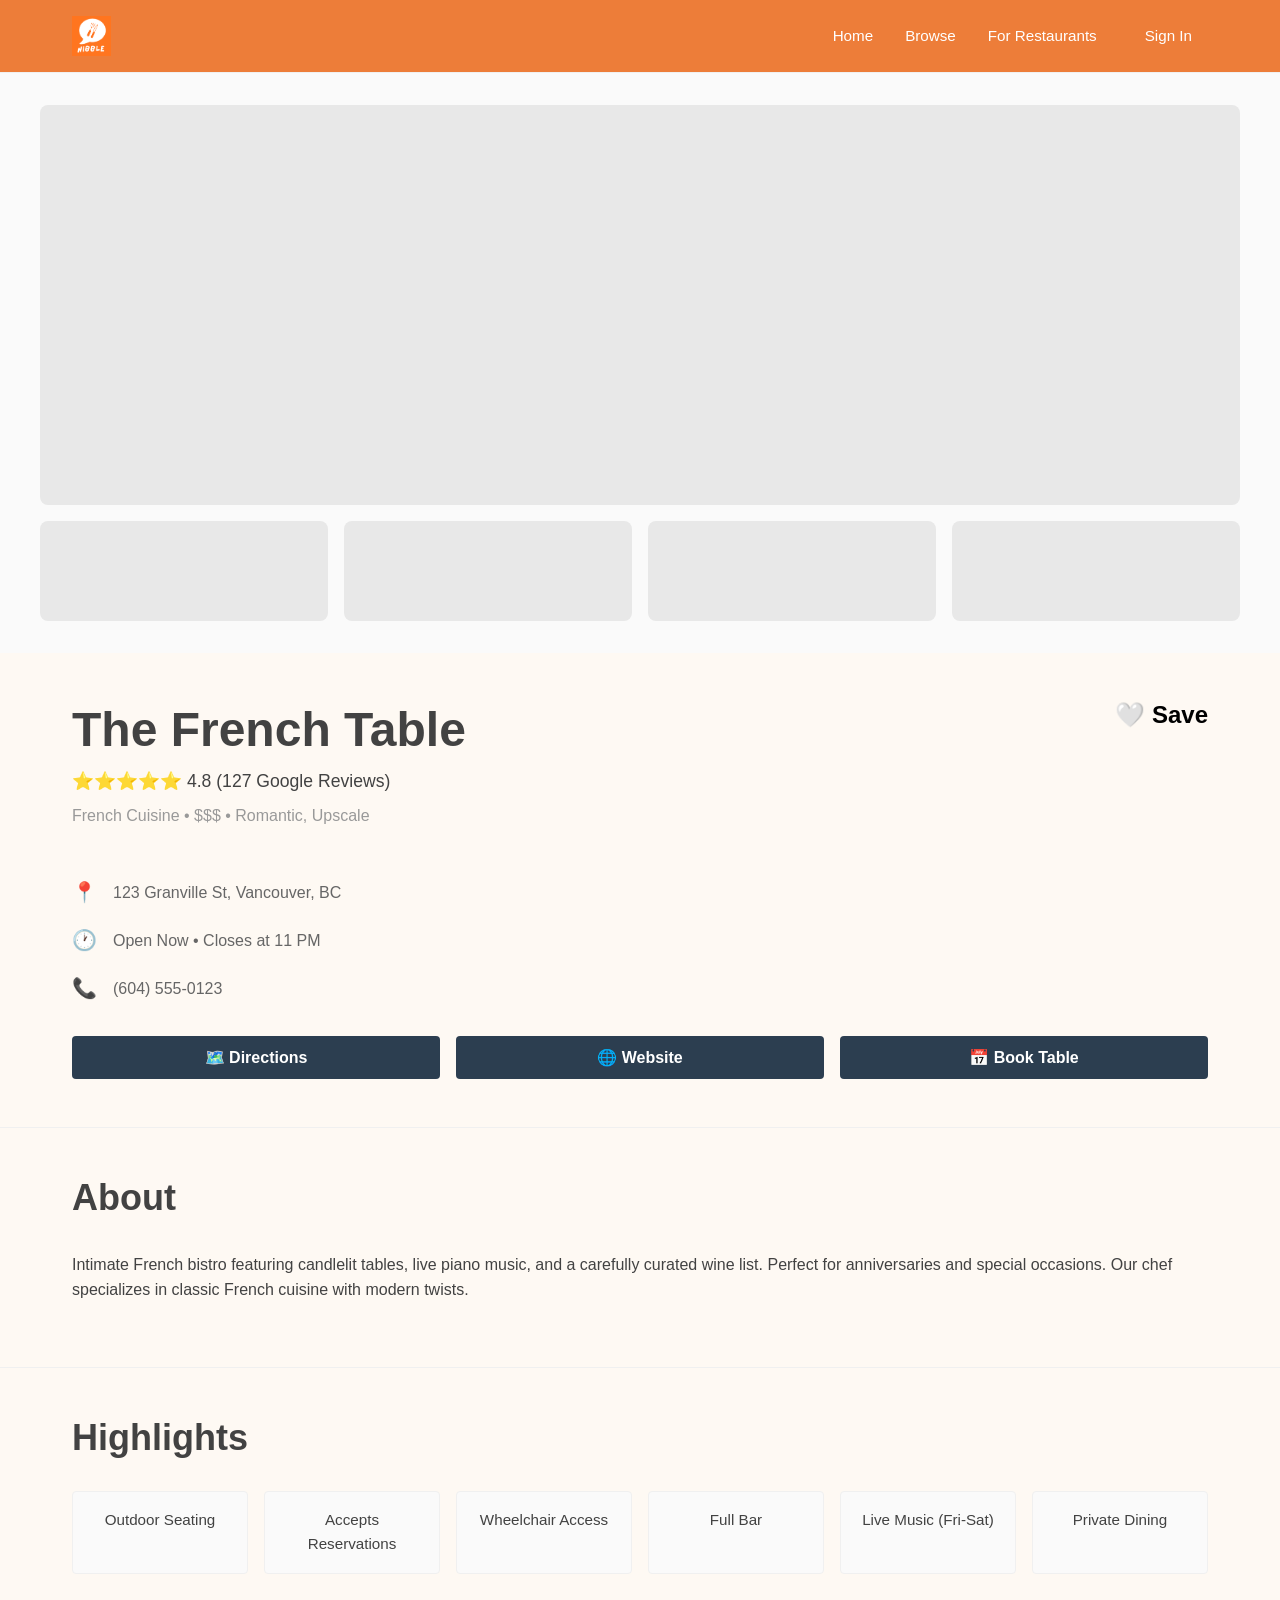
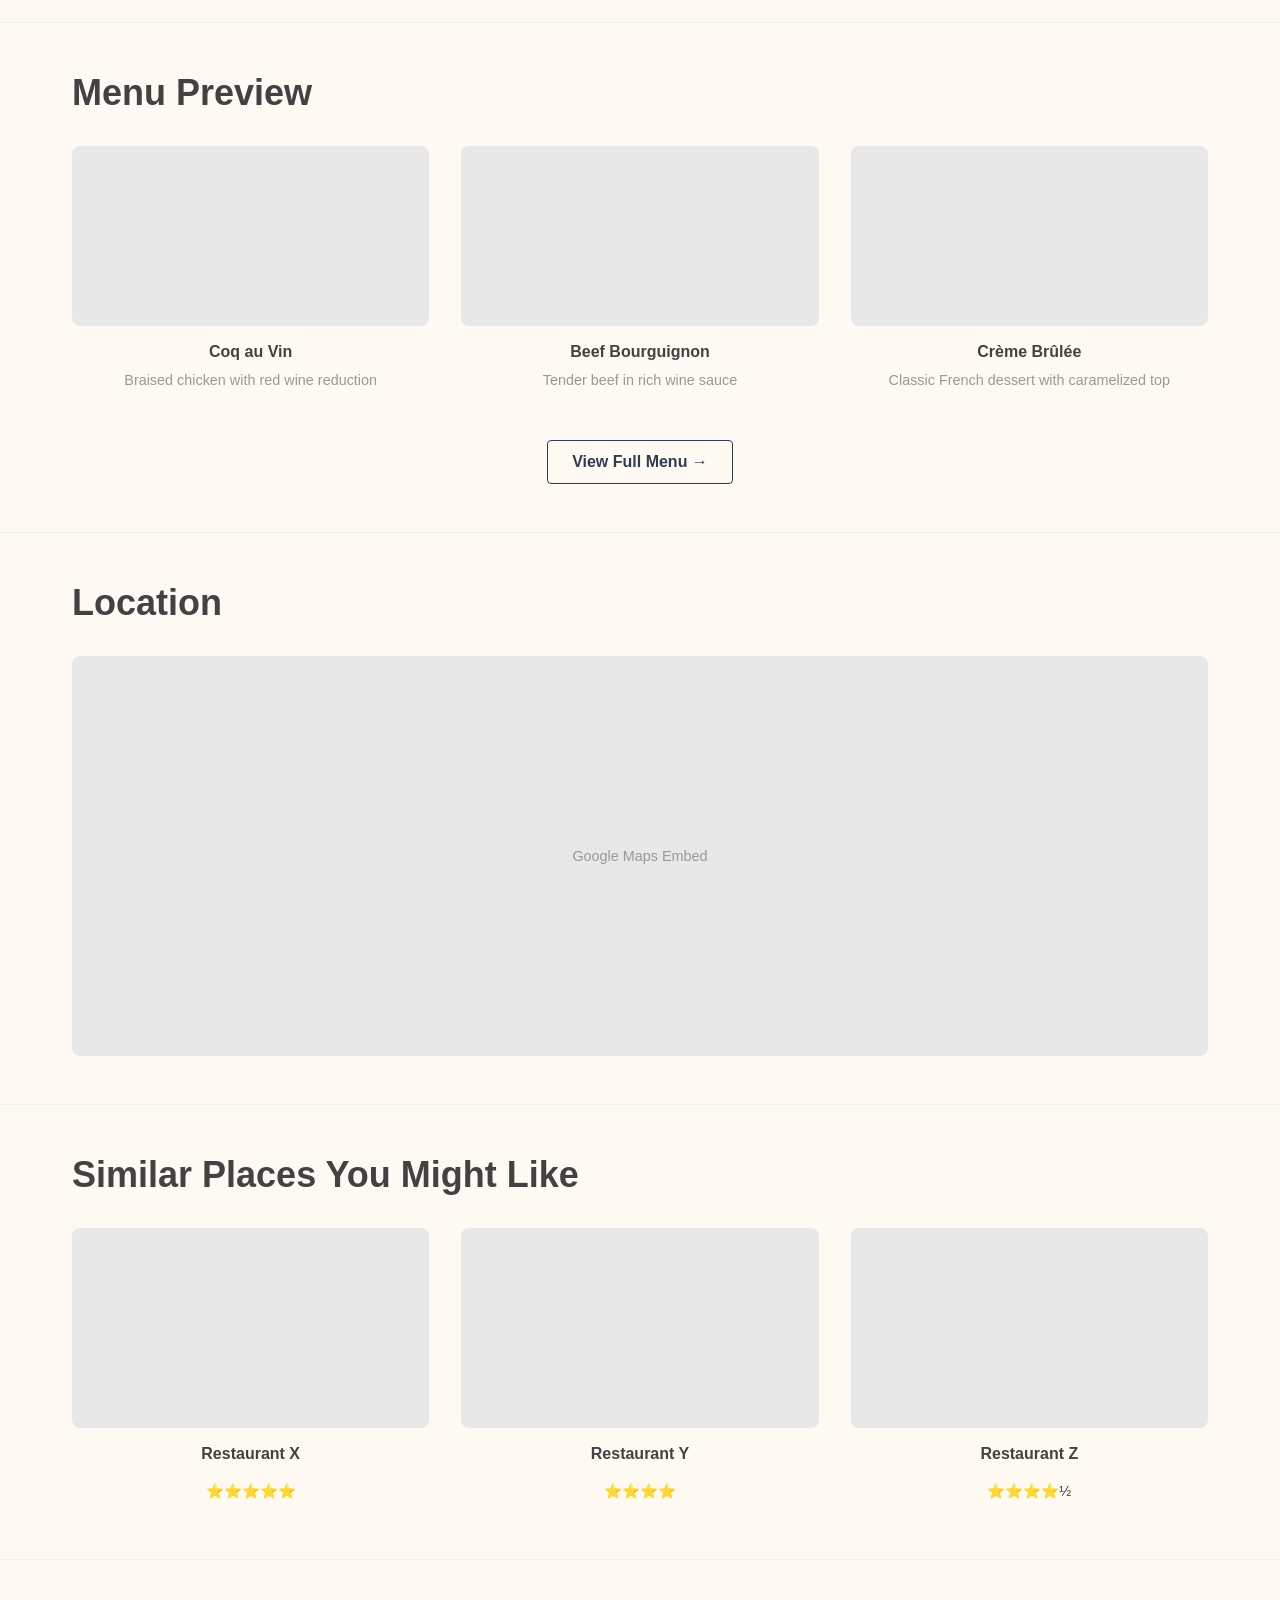
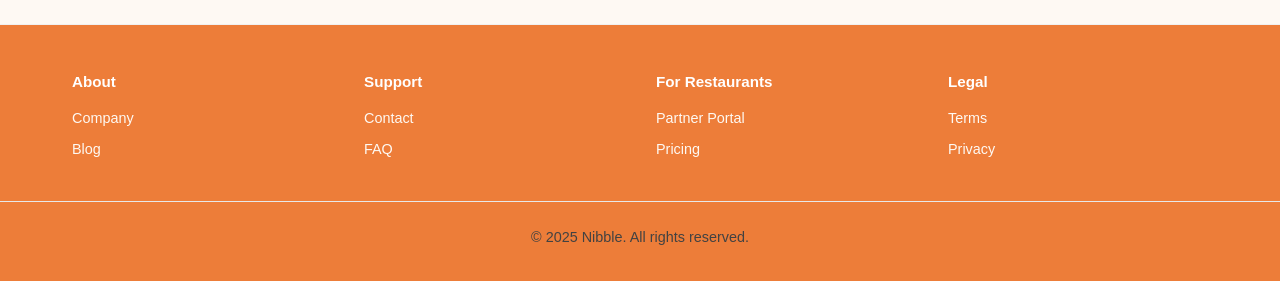
<file: restaurant-profile.html>
<!DOCTYPE html>
<html lang="en">

  <head>
    <meta charset="UTF-8">
    <meta name="viewport" content="width=device-width, initial-scale=1.0">
    <title>Restaurant Profile - Nibble</title>
    <link rel="stylesheet" href="css/main.css">
  </head>

  <body>
    <!-- Navigation -->
    <nav class="navbar">
      <div class="nav-container">
        <div class="logo"><a href="index.html"><img src="assets/images/logo.png" alt="Nibble Logo" class="logo-img"></a>
        </div>
        <ul class="nav-menu">
          <li><a href="index.html">Home</a></li>
          <li><a href="browse.html">Browse</a></li>
          <li><a href="partner-landing.html">For Restaurants</a></li>
          <li><a href="#" id="sign-in-btn" class="sign-in-link">Sign In</a></li>
        </ul>
      </div>
    </nav>

    <!-- Restaurant Hero Gallery -->
    <section class="restaurant-gallery">
      <div class="gallery-container">
        <div class="main-image placeholder"></div>
        <div class="gallery-thumbs">
          <div class="thumb placeholder"></div>
          <div class="thumb placeholder"></div>
          <div class="thumb placeholder"></div>
          <div class="thumb placeholder"></div>
        </div>
      </div>
    </section>

    <!-- Restaurant Info -->
    <section class="restaurant-info-section">
      <div class="container">
        <div class="restaurant-header">
          <div>
            <h1>The French Table</h1>
            <div class="rating-large">⭐⭐⭐⭐⭐ 4.8 (127 Google Reviews)</div>
            <p class="cuisine-tags">French Cuisine • $$$ • Romantic, Upscale</p>
          </div>
          <button class="favorite-btn-large" onclick="toggleFavorite(this)">🤍 Save</button>
        </div>

        <div class="restaurant-details">
          <div class="detail-item">
            <span class="detail-icon">📍</span>
            <span>123 Granville St, Vancouver, BC</span>
          </div>
          <div class="detail-item">
            <span class="detail-icon">🕐</span>
            <span>Open Now • Closes at 11 PM</span>
          </div>
          <div class="detail-item">
            <span class="detail-icon">📞</span>
            <span>(604) 555-0123</span>
          </div>
        </div>

        <div class="action-buttons">
          <button class="cta-button" onclick="openGoogleMaps()">🗺️ Directions</button>
          <button class="cta-button" onclick="openWebsite()">🌐 Website</button>
          <button class="cta-button" onclick="bookTable()">📅 Book Table</button>
        </div>
      </div>
    </section>

    <!-- About Section -->
    <section class="about-section">
      <div class="container">
        <h2>About</h2>
        <p>Intimate French bistro featuring candlelit tables, live piano music, and a carefully curated wine list.
          Perfect for anniversaries and special occasions. Our chef specializes in classic French cuisine with modern
          twists.</p>
      </div>
    </section>

    <!-- Highlights Section -->
    <section class="highlights-section">
      <div class="container">
        <h2>Highlights</h2>
        <div class="highlights-grid">
          <div class="highlight">Outdoor Seating</div>
          <div class="highlight">Accepts Reservations</div>
          <div class="highlight">Wheelchair Access</div>
          <div class="highlight">Full Bar</div>
          <div class="highlight">Live Music (Fri-Sat)</div>
          <div class="highlight">Private Dining</div>
        </div>
      </div>
    </section>

    <!-- Menu Preview Section -->
    <section class="menu-section">
      <div class="container">
        <h2>Menu Preview</h2>
        <div class="menu-grid">
          <div class="menu-item">
            <div class="menu-image placeholder"></div>
            <h4>Coq au Vin</h4>
            <p>Braised chicken with red wine reduction</p>
          </div>
          <div class="menu-item">
            <div class="menu-image placeholder"></div>
            <h4>Beef Bourguignon</h4>
            <p>Tender beef in rich wine sauce</p>
          </div>
          <div class="menu-item">
            <div class="menu-image placeholder"></div>
            <h4>Crème Brûlée</h4>
            <p>Classic French dessert with caramelized top</p>
          </div>
        </div>
        <div class="menu-cta">
          <button class="secondary-button">View Full Menu →</button>
        </div>
      </div>
    </section>

    <!-- Location Map Section -->
    <section class="location-section">
      <div class="container">
        <h2>Location</h2>
        <div class="map-container">
          <div class="placeholder" style="height: 400px;">Google Maps Embed</div>
        </div>
      </div>
    </section>

    <!-- Similar Places Section -->
    <section class="similar-section">
      <div class="container">
        <h2>Similar Places You Might Like</h2>
        <div class="similar-grid">
          <div class="similar-card">
            <div class="similar-image placeholder"></div>
            <h4>Restaurant X</h4>
            <p class="rating">⭐⭐⭐⭐⭐</p>
          </div>
          <div class="similar-card">
            <div class="similar-image placeholder"></div>
            <h4>Restaurant Y</h4>
            <p class="rating">⭐⭐⭐⭐</p>
          </div>
          <div class="similar-card">
            <div class="similar-image placeholder"></div>
            <h4>Restaurant Z</h4>
            <p class="rating">⭐⭐⭐⭐½</p>
          </div>
        </div>
      </div>
    </section>

    <!-- Footer -->
    <footer class="footer">
      <div class="footer-content">
        <div class="footer-section">
          <h4>About</h4>
          <a href="#">Company</a>
          <a href="#">Blog</a>
        </div>
        <div class="footer-section">
          <h4>Support</h4>
          <a href="#">Contact</a>
          <a href="#">FAQ</a>
        </div>
        <div class="footer-section">
          <h4>For Restaurants</h4>
          <a href="partner-landing.html">Partner Portal</a>
          <a href="#">Pricing</a>
        </div>
        <div class="footer-section">
          <h4>Legal</h4>
          <a href="#">Terms</a>
          <a href="#">Privacy</a>
        </div>
      </div>
      <div class="footer-bottom">
        <p>&copy; 2025 Nibble. All rights reserved.</p>
      </div>
    </footer>

    <!-- Sign In Modal -->
    <div id="signInModal" class="modal">
      <div class="modal-content">
        <span class="close">&times;</span>
        <h2>Sign In</h2>
        <form>
          <input type="email" placeholder="Email" required>
          <input type="password" placeholder="Password" required>
          <button type="submit" class="cta-button">Sign In</button>
        </form>
        <p class="modal-text">Don't have an account? <a href="#">Create one</a></p>
      </div>
    </div>

    <script src="js/main.js"></script>
  </body>

</html>
</file>
<file: css/main.css>
/* ===========================
   RESET & BASE STYLES
   =========================== */

* {
  margin: 0;
  padding: 0;
  box-sizing: border-box;
}

html {
  scroll-behavior: smooth;
}

body {
  font-family: -apple-system, BlinkMacSystemFont, 'Segoe UI', 'Roboto', 'Oxygen',
    'Ubuntu', 'Cantarell', sans-serif;
  line-height: 1.6;
  color: #424242;
  background-color: #fef9f3;
  font-size: 16px;
}

h1,
h2,
h3,
h4,
h5,
h6 {
  font-weight: 700;
  line-height: 1.2;
  margin-bottom: 1rem;
  color: #424242;
}

h1 {
  font-size: 3rem;
}

h2 {
  font-size: 2.25rem;
}

h3 {
  font-size: 1.5rem;
}

p {
  margin-bottom: 1rem;
  color: #424242;
}

a {
  text-decoration: none;
  color: inherit;
  transition: color 0.3s ease;
}

button {
  font-family: inherit;
  cursor: pointer;
  border: none;
  transition: all 0.3s ease;
  border-radius: 4px;
  font-weight: 600;
}

/* ===========================
   CONTAINER & SPACING
   =========================== */

.container {
  max-width: 1200px;
  margin: 0 auto;
  padding: 0 2rem;
}

section {
  padding: 4rem 0;
}

/* ===========================
     NAVIGATION
     =========================== */

/* HEADER COLOR */
.navbar {
  background-color: #ed7d39; /* Orange accent */
  border-bottom: 1px solid #f0f0f0;
  position: sticky;
  top: 0;
  z-index: 1000;
}

.nav-container {
  max-width: 1200px;
  margin: 0 auto;
  padding: 1rem 2rem;
  display: flex;
  justify-content: space-between;
  align-items: center;
}

.logo {
  display: flex;
  align-items: center;
}

.logo-img {
  height: 40px;
  width: auto;
  display: block;
}

.nav-menu {
  display: flex;
  list-style: none;
  gap: 2rem;
  align-items: center;
}

.nav-menu a {
  color: #fff;
  font-weight: 500;
  font-size: 0.95rem;
  border-bottom: 2px solid transparent;
  padding-bottom: 0.25rem;
  transition: color 0.3s;
}

.nav-menu a:hover,
.nav-menu a.active {
  color: #fef9f3;
  border-bottom-color: #fef9f3;
}

.sign-in-link {
  padding: 0.5rem 1rem;
  background-color: transparent;
  color: #fff;
  border-radius: 4px;
  border: none;
  font-weight: 600;
  transition: color 0.3s;
}

.sign-in-link:hover {
  background-color: transparent;
  color: #fff;
  border: none;
} /* ===========================
   BUTTONS
   =========================== */

.cta-button {
  background-color: #2c3e50;
  color: #ffffff;
  padding: 0.75rem 1.5rem;
  font-size: 1rem;
  border-radius: 4px;
  font-weight: 600;
  cursor: pointer;
}

.cta-button:hover {
  background-color: #1a2839;
  transform: translateY(-2px);
}

.secondary-button {
  background-color: transparent;
  color: #2c3e50;
  padding: 0.75rem 1.5rem;
  font-size: 1rem;
  border: 1px solid #2c3e50;
  border-radius: 4px;
  font-weight: 600;
  cursor: pointer;
  transition: all 0.3s ease;
}

.secondary-button:hover {
  background-color: #2c3e50;
  color: #ffffff;
  transform: translateY(-2px);
}

.remove-btn {
  background-color: #ff6b6b;
  color: #ffffff;
  padding: 0.5rem 1rem;
  font-size: 0.9rem;
  border-radius: 4px;
  font-weight: 600;
}

.remove-btn:hover {
  background-color: #e55555;
}

/* ===========================
   HERO SECTION
   =========================== */

.hero {
  padding: 6rem 0;
  text-align: center;
  background-color: #fafafa;
  display: flex;
  align-items: center;
  justify-content: center;
  min-height: 500px;
}

.hero-content {
  max-width: 700px;
  margin: 0 auto;
}

.hero-title {
  font-size: 3.5rem;
  margin-bottom: 1rem;
  line-height: 1.2;
}

.hero-subtitle {
  font-size: 1.25rem;
  color: #666;
  margin-bottom: 2rem;
}

/* ===========================
   MOOD SECTION
   =========================== */

.section-title {
  text-align: center;
  font-size: 2.25rem;
  margin-bottom: 3rem;
}

.section-subtitle {
  text-align: center;
  color: #666;
  margin-bottom: 2rem;
}

.mood-grid {
  display: grid;
  grid-template-columns: repeat(auto-fit, minmax(200px, 1fr));
  gap: 2rem;
  margin-bottom: 2rem;
}

.mood-card {
  padding: 2rem;
  text-align: center;
  border: 1px solid #f0f0f0;
  border-radius: 8px;
  cursor: pointer;
  transition: all 0.3s ease;
  background-color: #fafafa;
}

.mood-card:hover {
  border-color: #2c3e50;
  box-shadow: 0 4px 12px rgba(0, 0, 0, 0.08);
  transform: translateY(-4px);
  background-color: #ffffff;
}

.mood-emoji {
  font-size: 3rem;
  margin-bottom: 1rem;
}

.mood-card h3 {
  font-size: 1.25rem;
  margin-bottom: 0.5rem;
}

.mood-card p {
  color: #999;
  font-size: 0.9rem;
}

/* ===========================
   FEATURED/RESULTS GRID
   =========================== */

.featured-grid {
  display: grid;
  grid-template-columns: repeat(auto-fit, minmax(300px, 1fr));
  gap: 2rem;
}

.restaurant-card {
  overflow: hidden;
  border-radius: 8px;
  border: 1px solid #f0f0f0;
  transition: all 0.3s ease;
  background-color: #fafafa;
}

.restaurant-card:hover {
  border-color: #2c3e50;
  box-shadow: 0 4px 16px rgba(0, 0, 0, 0.1);
}

.restaurant-image {
  width: 100%;
  height: 200px;
  background-color: #e8e8e8;
}

.restaurant-info {
  padding: 1.5rem;
}

.restaurant-info h3 {
  margin-bottom: 0.5rem;
}

.rating {
  display: block;
  font-size: 0.9rem;
  margin-bottom: 0.5rem;
}

.cuisine {
  color: #999;
  font-size: 0.9rem;
  margin-bottom: 1rem;
}

/* ===========================
   BROWSE PAGE - RESULTS
   =========================== */

.browse-header {
  background-color: #fafafa;
  padding: 2rem 0;
  border-bottom: 1px solid #f0f0f0;
}

.breadcrumb {
  display: flex;
  gap: 2rem;
  align-items: center;
  flex-wrap: wrap;
}

.mood-badge {
  font-weight: 600;
  font-size: 1.1rem;
}

.location,
.count {
  color: #999;
}

.filter-bar {
  background-color: #fafafa;
  padding: 1.5rem 0;
  border-bottom: 1px solid #f0f0f0;
}

.filters {
  display: flex;
  gap: 1rem;
  flex-wrap: wrap;
  align-items: center;
}

.filter-dropdown {
  padding: 0.5rem 1rem;
  border: 1px solid #ddd;
  border-radius: 4px;
  background-color: #fff;
  cursor: pointer;
  font-size: 0.9rem;
}

.view-toggle {
  padding: 0.5rem 1rem;
  border: 1px solid #2c3e50;
  background-color: transparent;
  color: #2c3e50;
  border-radius: 4px;
  cursor: pointer;
  font-weight: 600;
}

.results-section {
  padding: 3rem 0;
}

.results-section .container {
  display: flex;
  flex-direction: column;
  gap: 1.5rem;
}

.result-card {
  display: flex;
  gap: 2rem;
  border: 1px solid #f0f0f0;
  border-radius: 8px;
  overflow: hidden;
  transition: all 0.3s ease;
  background-color: #fafafa;
  position: relative;
}

.result-card:hover {
  border-color: #2c3e50;
  box-shadow: 0 4px 16px rgba(0, 0, 0, 0.1);
}

.result-card.sponsored {
  background-color: #fefef5;
  border-color: #e8e8d0;
}

.sponsored-badge {
  position: absolute;
  top: 1rem;
  left: 1rem;
  background-color: #2c3e50;
  color: #fff;
  padding: 0.25rem 0.75rem;
  font-size: 0.75rem;
  font-weight: 700;
  border-radius: 2px;
  z-index: 10;
}

.result-image {
  width: 250px;
  height: 200px;
  background-color: #e8e8e8;
  flex-shrink: 0;
}

.result-content {
  padding: 1.5rem;
  display: flex;
  flex-direction: column;
  justify-content: space-between;
  flex: 1;
}

.result-header {
  display: flex;
  justify-content: space-between;
  align-items: flex-start;
  margin-bottom: 1rem;
}

.result-header h3 {
  margin-bottom: 0;
  flex: 1;
}

.favorite-btn {
  background: none;
  border: none;
  font-size: 1.5rem;
  cursor: pointer;
  transition: transform 0.2s;
}

.favorite-btn:hover {
  transform: scale(1.2);
}

.result-meta {
  display: flex;
  gap: 1rem;
  flex-wrap: wrap;
  margin-bottom: 1rem;
  font-size: 0.9rem;
}

.result-meta span {
  color: #999;
}

.result-description {
  color: #666;
  margin-bottom: 1.5rem;
}

.load-more {
  text-align: center;
  padding: 2rem;
}

/* ===========================
   RESTAURANT PROFILE PAGE
   =========================== */

.restaurant-gallery {
  background-color: #fafafa;
  padding: 2rem;
}

.gallery-container {
  max-width: 1200px;
  margin: 0 auto;
}

.main-image {
  width: 100%;
  height: 400px;
  background-color: #e8e8e8;
  margin-bottom: 1rem;
  border-radius: 8px;
}

.gallery-thumbs {
  display: grid;
  grid-template-columns: repeat(4, 1fr);
  gap: 1rem;
}

.thumb {
  height: 100px;
  background-color: #e8e8e8;
  border-radius: 8px;
  cursor: pointer;
}

.restaurant-info-section {
  padding: 3rem 0;
  border-bottom: 1px solid #f0f0f0;
}

.restaurant-header {
  display: flex;
  justify-content: space-between;
  align-items: flex-start;
  margin-bottom: 2rem;
}

.restaurant-header h1 {
  margin-bottom: 0.5rem;
}

.rating-large {
  font-size: 1.1rem;
  margin-bottom: 0.5rem;
}

.cuisine-tags {
  color: #999;
}

.favorite-btn-large {
  background: none;
  border: none;
  font-size: 1.5rem;
  cursor: pointer;
}

.restaurant-details {
  display: flex;
  flex-direction: column;
  gap: 1rem;
  margin-bottom: 2rem;
}

.detail-item {
  display: flex;
  gap: 1rem;
  align-items: center;
  color: #666;
}

.detail-icon {
  font-size: 1.25rem;
}

.action-buttons {
  display: flex;
  gap: 1rem;
  flex-wrap: wrap;
}

.action-buttons .cta-button {
  flex: 1;
  min-width: 150px;
  text-align: center;
}

/* ===========================
   ABOUT/HIGHLIGHTS SECTIONS
   =========================== */

.about-section,
.highlights-section,
.menu-section,
.location-section,
.similar-section {
  padding: 3rem 0;
  border-bottom: 1px solid #f0f0f0;
}

.about-section h2,
.highlights-section h2,
.menu-section h2,
.location-section h2,
.similar-section h2 {
  margin-bottom: 2rem;
}

.highlights-grid {
  display: grid;
  grid-template-columns: repeat(auto-fit, minmax(150px, 1fr));
  gap: 1rem;
}

.highlight {
  padding: 1rem;
  background-color: #fafafa;
  border-radius: 4px;
  text-align: center;
  font-size: 0.95rem;
  border: 1px solid #f0f0f0;
}

.menu-grid {
  display: grid;
  grid-template-columns: repeat(auto-fit, minmax(200px, 1fr));
  gap: 2rem;
  margin-bottom: 2rem;
}

.menu-item {
  text-align: center;
}

.menu-image {
  width: 100%;
  height: 180px;
  background-color: #e8e8e8;
  border-radius: 8px;
  margin-bottom: 1rem;
}

.menu-item h4 {
  margin-bottom: 0.5rem;
}

.menu-item p {
  color: #999;
  font-size: 0.9rem;
}

.menu-cta {
  text-align: center;
}

.map-container {
  border-radius: 8px;
  overflow: hidden;
}

.similar-grid {
  display: grid;
  grid-template-columns: repeat(auto-fit, minmax(200px, 1fr));
  gap: 2rem;
}

.similar-card {
  text-align: center;
  cursor: pointer;
}

.similar-image {
  width: 100%;
  height: 200px;
  background-color: #e8e8e8;
  border-radius: 8px;
  margin-bottom: 1rem;
}

/* ===========================
   USER ACCOUNT PAGE
   =========================== */

.account-container {
  display: grid;
  grid-template-columns: 250px 1fr;
  gap: 2rem;
  max-width: 1200px;
  margin: 2rem auto;
  padding: 0 2rem;
}

.account-sidebar {
  background-color: #fafafa;
  padding: 2rem;
  border-radius: 8px;
  height: fit-content;
}

.user-profile {
  text-align: center;
  margin-bottom: 2rem;
  padding-bottom: 2rem;
  border-bottom: 1px solid #e8e8e8;
}

.user-avatar {
  width: 80px;
  height: 80px;
  background-color: #e8e8e8;
  border-radius: 50%;
  display: flex;
  align-items: center;
  justify-content: center;
  font-size: 1.5rem;
  font-weight: 700;
  margin: 0 auto 1rem;
}

.user-profile h3 {
  margin-bottom: 0.25rem;
}

.user-profile p {
  color: #999;
  font-size: 0.9rem;
}

.account-nav {
  display: flex;
  flex-direction: column;
  gap: 0.5rem;
}

.nav-item {
  padding: 0.75rem;
  border-radius: 4px;
  cursor: pointer;
  transition: background-color 0.2s;
}

.nav-item:hover,
.nav-item.active {
  background-color: #e8e8e8;
}

.account-content {
  flex: 1;
}

.account-tab {
  display: none;
}

.account-tab.active {
  display: block;
}

.tab-header {
  display: flex;
  justify-content: space-between;
  align-items: center;
  margin-bottom: 2rem;
  border-bottom: 1px solid #f0f0f0;
  padding-bottom: 1rem;
}

.tab-header h1 {
  margin-bottom: 0;
}

.dashboard-cards {
  display: grid;
  grid-template-columns: repeat(auto-fit, minmax(200px, 1fr));
  gap: 1.5rem;
  margin-bottom: 2rem;
}

.stat-card {
  background-color: #fafafa;
  padding: 2rem;
  border-radius: 8px;
  text-align: center;
  border: 1px solid #f0f0f0;
}

.stat-number {
  font-size: 2.5rem;
  font-weight: 700;
  margin-bottom: 0.5rem;
}

.stat-card p {
  color: #999;
  margin-bottom: 0;
}

.recent-activity {
  background-color: #fafafa;
  padding: 2rem;
  border-radius: 8px;
}

.recent-activity h3 {
  margin-bottom: 1.5rem;
}

.activity-item {
  display: flex;
  gap: 2rem;
  margin-bottom: 1.5rem;
  padding-bottom: 1.5rem;
  border-bottom: 1px solid #e8e8e8;
}

.activity-item:last-child {
  margin-bottom: 0;
  padding-bottom: 0;
  border-bottom: none;
}

.activity-date {
  min-width: 100px;
  color: #999;
  font-weight: 600;
}

.favorites-grid {
  display: grid;
  grid-template-columns: repeat(auto-fill, minmax(180px, 1fr));
  gap: 1.5rem;
}

.favorite-item {
  background-color: #fafafa;
  border-radius: 8px;
  padding: 1rem;
  text-align: center;
  border: 1px solid #f0f0f0;
}

.fav-image {
  width: 100%;
  height: 150px;
  background-color: #e8e8e8;
  border-radius: 6px;
  margin-bottom: 1rem;
}

.favorite-item h4 {
  margin-bottom: 0.5rem;
}

.fav-meta {
  color: #999;
  font-size: 0.85rem;
  margin-bottom: 1rem;
}

.favorite-item .secondary-button {
  width: 100%;
  margin-bottom: 0.5rem;
}

.preference-form {
  background-color: #fafafa;
  padding: 2rem;
  border-radius: 8px;
}

.form-group {
  margin-bottom: 1.5rem;
}

.form-group label {
  display: block;
  font-weight: 600;
  margin-bottom: 0.5rem;
}

.form-group input[type='text'],
.form-group input[type='email'],
.form-group input[type='tel'],
.form-group input[type='url'],
.form-group input[type='password'],
.form-group textarea,
.form-group select {
  width: 100%;
  padding: 0.75rem;
  border: 1px solid #ddd;
  border-radius: 4px;
  font-family: inherit;
  font-size: 1rem;
}

.form-group input:focus,
.form-group textarea:focus,
.form-group select:focus {
  outline: none;
  border-color: #2c3e50;
  box-shadow: 0 0 0 3px rgba(44, 62, 80, 0.1);
}

.checkbox-group,
.radio-group {
  display: flex;
  flex-direction: column;
  gap: 0.75rem;
}

.checkbox-group label,
.radio-group label {
  display: flex;
  align-items: center;
  gap: 0.5rem;
  cursor: pointer;
  margin-bottom: 0;
}

.checkbox-group input,
.radio-group input {
  cursor: pointer;
}

.security-section {
  background-color: #fafafa;
  padding: 1.5rem;
  border-radius: 8px;
  margin-bottom: 1.5rem;
}

.security-section h3 {
  margin-bottom: 1rem;
}

.device-item {
  display: flex;
  justify-content: space-between;
  align-items: center;
  padding: 1rem;
  background-color: #fff;
  border-radius: 4px;
  margin-bottom: 0.5rem;
}

.device-item p {
  margin-bottom: 0;
}

.notification-settings {
  background-color: #fafafa;
  padding: 2rem;
  border-radius: 8px;
}

.notification-item {
  display: flex;
  justify-content: space-between;
  align-items: flex-start;
  padding: 1.5rem;
  background-color: #fff;
  border-radius: 4px;
  margin-bottom: 1rem;
}

.notification-item h4 {
  margin-bottom: 0.25rem;
}

.notification-item p {
  color: #999;
  font-size: 0.9rem;
  margin-bottom: 0;
}

.notification-item input[type='checkbox'] {
  width: 20px;
  height: 20px;
  cursor: pointer;
  flex-shrink: 0;
  margin-left: 1rem;
}

/* ===========================
   PARTNER DASHBOARD PAGE
   =========================== */

.partner-nav {
  background-color: #2c3e50;
}

.partner-nav .nav-container {
  background-color: #2c3e50;
}

.partner-nav .logo a {
  color: #fff;
  font-size: 1.25rem;
}

.partner-user {
  color: #fff;
  display: flex;
  align-items: center;
  gap: 1rem;
}

.partner-menu-btn {
  background: none;
  border: none;
  color: #fff;
  cursor: pointer;
  font-size: 1rem;
}

.partner-container {
  display: grid;
  grid-template-columns: 250px 1fr;
  gap: 2rem;
  max-width: 1400px;
  margin: 2rem auto;
  padding: 0 2rem;
}

.partner-sidebar {
  background-color: #fafafa;
  padding: 2rem;
  border-radius: 8px;
  height: fit-content;
}

.partner-nav-menu {
  display: flex;
  flex-direction: column;
  gap: 0.5rem;
}

.partner-nav-item {
  padding: 0.75rem;
  border-radius: 4px;
  cursor: pointer;
  transition: background-color 0.2s;
}

.partner-nav-item:hover,
.partner-nav-item.active {
  background-color: #e8e8e8;
}

.partner-content {
  flex: 1;
}

.partner-tab {
  display: none;
}

.partner-tab.active {
  display: block;
}

.performance-cards {
  display: grid;
  grid-template-columns: repeat(auto-fit, minmax(200px, 1fr));
  gap: 1.5rem;
  margin-bottom: 3rem;
}

.perf-card {
  background-color: #fafafa;
  padding: 2rem;
  border-radius: 8px;
  border: 1px solid #f0f0f0;
  text-align: center;
}

.perf-number {
  font-size: 2.5rem;
  font-weight: 700;
  margin-bottom: 0.5rem;
}

.perf-card p {
  color: #999;
  margin-bottom: 0;
}

.plan-card {
  background-color: #fafafa;
  padding: 2rem;
  border-radius: 8px;
  border: 1px solid #f0f0f0;
  margin-bottom: 3rem;
}

.plan-price {
  font-size: 1.75rem;
  font-weight: 700;
  margin-bottom: 1rem;
}

.plan-features {
  list-style: none;
  margin-bottom: 1.5rem;
}

.plan-features li {
  padding: 0.5rem 0;
  color: #666;
}

.plan-actions {
  display: flex;
  gap: 1rem;
  flex-wrap: wrap;
}

.chart-section,
.insights-section {
  margin-bottom: 3rem;
}

.chart-section h3,
.insights-section h3 {
  margin-bottom: 1.5rem;
}

.insights-list {
  background-color: #fafafa;
  padding: 1.5rem;
  border-radius: 8px;
}

.insight-item {
  display: flex;
  justify-content: space-between;
  align-items: center;
  padding: 0.75rem 0;
  border-bottom: 1px solid #e8e8e8;
}

.insight-item:last-child {
  border-bottom: none;
}

.insight-percent {
  font-weight: 700;
  color: #2c3e50;
}

/* Profile & Settings Forms */
.profile-form {
  background-color: #fafafa;
  padding: 2rem;
  border-radius: 8px;
}

.settings-section {
  background-color: #fafafa;
  padding: 1.5rem;
  border-radius: 8px;
  margin-bottom: 1.5rem;
}

.settings-section h3 {
  margin-bottom: 1rem;
}

.setting-item {
  display: flex;
  justify-content: space-between;
  align-items: flex-start;
  padding: 1rem;
  background-color: #fff;
  border-radius: 4px;
  margin-bottom: 0.5rem;
}

.setting-item h4 {
  margin-bottom: 0.25rem;
}

.setting-item p {
  color: #999;
  font-size: 0.9rem;
  margin-bottom: 0;
}

.setting-item input[type='checkbox'] {
  width: 20px;
  height: 20px;
  cursor: pointer;
  flex-shrink: 0;
}

.analytics-grid {
  display: grid;
  grid-template-columns: repeat(auto-fit, minmax(300px, 1fr));
  gap: 2rem;
}

.analytics-card {
  background-color: #fafafa;
  padding: 2rem;
  border-radius: 8px;
  border: 1px solid #f0f0f0;
}

.billing-card {
  background-color: #fafafa;
  padding: 2rem;
  border-radius: 8px;
  margin-bottom: 2rem;
}

.billing-date {
  color: #999;
  font-size: 0.9rem;
  margin-bottom: 1rem;
}

.billing-actions {
  display: flex;
  gap: 1rem;
  flex-wrap: wrap;
}

.billing-history {
  margin-top: 2rem;
}

.billing-table {
  width: 100%;
  border-collapse: collapse;
  background-color: #fafafa;
}

.billing-table th {
  background-color: #e8e8e8;
  padding: 1rem;
  text-align: left;
  font-weight: 600;
}

.billing-table td {
  padding: 1rem;
  border-bottom: 1px solid #e8e8e8;
}

.billing-table tbody tr:hover {
  background-color: #f0f0f0;
}

/* ===========================
   PARTNER LANDING PAGE
   =========================== */

.partner-hero {
  background-color: #fafafa;
  padding: 6rem 0;
  text-align: center;
}

.partner-hero h1 {
  margin-bottom: 1rem;
}

.partner-subtitle {
  font-size: 1.1rem;
  color: #666;
  margin-bottom: 2rem;
}

.partner-benefits {
  padding: 4rem 0;
}

.benefits-grid {
  display: grid;
  grid-template-columns: repeat(auto-fit, minmax(280px, 1fr));
  gap: 2rem;
}

.benefit-card {
  padding: 2rem;
  background-color: #fafafa;
  border-radius: 8px;
  text-align: center;
  border: 1px solid #f0f0f0;
}

.benefit-card:hover {
  box-shadow: 0 4px 12px rgba(0, 0, 0, 0.08);
  transform: translateY(-4px);
}

.benefit-icon {
  font-size: 2.5rem;
  margin-bottom: 1rem;
}

.benefit-card h3 {
  margin-bottom: 0.75rem;
}

.benefit-card p {
  color: #666;
}

/* How It Works */
.how-it-works {
  background-color: #fafafa;
  padding: 4rem 0;
}

.steps {
  display: grid;
  grid-template-columns: repeat(auto-fit, minmax(200px, 1fr));
  gap: 2rem;
}

.step {
  text-align: center;
}

.step-number {
  width: 60px;
  height: 60px;
  background-color: #2c3e50;
  color: #fff;
  border-radius: 50%;
  display: flex;
  align-items: center;
  justify-content: center;
  font-size: 2rem;
  font-weight: 700;
  margin: 0 auto 1rem;
}

.step h3 {
  margin-bottom: 0.75rem;
}

.step p {
  color: #666;
}

/* Pricing */
.partner-pricing {
  padding: 4rem 0;
}

.pricing-subtitle {
  text-align: center;
  font-size: 1.1rem;
  color: #666;
  margin-bottom: 3rem;
}

.pricing-cards {
  display: grid;
  grid-template-columns: repeat(auto-fit, minmax(250px, 1fr));
  gap: 2rem;
}

.pricing-card {
  background-color: #fafafa;
  padding: 2rem;
  border-radius: 8px;
  text-align: center;
  border: 1px solid #f0f0f0;
  position: relative;
  display: flex;
  flex-direction: column;
}

.pricing-card.featured {
  border: 2px solid #2c3e50;
  background-color: #ffffff;
  transform: scale(1.05);
}

.pricing-badge {
  background-color: #2c3e50;
  color: #fff;
  padding: 0.5rem 1rem;
  font-size: 0.85rem;
  font-weight: 700;
  position: absolute;
  top: -12px;
  left: 50%;
  transform: translateX(-50%);
  border-radius: 20px;
}

.pricing-price {
  font-size: 2rem;
  font-weight: 700;
  margin: 1rem 0;
}

.pricing-price span {
  font-size: 1rem;
  color: #999;
}

.pricing-features {
  list-style: none;
  margin: 2rem 0;
  text-align: left;
  flex: 1;
}

.pricing-features li {
  padding: 0.5rem 0;
  color: #666;
  border-bottom: 1px solid #e8e8e8;
}

.pricing-features li:last-child {
  border-bottom: none;
}

.pricing-card .cta-button,
.pricing-card .secondary-button {
  width: 100%;
  margin-top: auto;
}

/* Partner CTA */
.partner-cta {
  background-color: #fafafa;
  padding: 4rem 0;
  text-align: center;
}

.partner-cta h2 {
  margin-bottom: 1rem;
}

.partner-cta p {
  font-size: 1.1rem;
  color: #666;
  margin-bottom: 2rem;
}

/* ===========================
   BENEFITS/WHY SECTION
   =========================== */

.why-section {
  background-color: #fafafa;
  padding: 4rem 0;
}

.benefits-grid {
  display: grid;
  grid-template-columns: repeat(auto-fit, minmax(280px, 1fr));
  gap: 2rem;
}

.benefit-item {
  padding: 2rem;
  text-align: center;
}

.benefit-emoji {
  font-size: 3rem;
  margin-bottom: 1rem;
}

.benefit-item h3 {
  margin-bottom: 0.75rem;
}

.benefit-item p {
  color: #666;
}

/* ===========================
   FEATURED SECTION
   =========================== */

.featured-section {
  background-color: #fafafa;
  padding: 4rem 0;
}

.restaurant-owners-section {
  padding: 4rem 0;
  text-align: center;
}

.owner-ctas {
  display: flex;
  gap: 1rem;
  justify-content: center;
  flex-wrap: wrap;
}

/* ===========================
   MODAL
   =========================== */

.modal {
  display: none;
  position: fixed;
  z-index: 2000;
  left: 0;
  top: 0;
  width: 100%;
  height: 100%;
  background-color: rgba(0, 0, 0, 0.5);
}

.modal.active {
  display: block;
}

.modal-content {
  background-color: #fafafa;
  margin: 5% auto;
  padding: 2rem;
  border-radius: 8px;
  width: 90%;
  max-width: 400px;
}

.close {
  color: #999;
  float: right;
  font-size: 28px;
  font-weight: bold;
  cursor: pointer;
}

.close:hover {
  color: #2c3e50;
}

.modal h2 {
  margin-bottom: 1.5rem;
}

.modal form {
  display: flex;
  flex-direction: column;
  gap: 1rem;
}

.modal-text {
  text-align: center;
  font-size: 0.9rem;
  margin-top: 1rem;
  color: #666;
}

.modal-text a {
  color: #2c3e50;
  font-weight: 600;
}

/* ===========================
     FOOTER
     =========================== */

/* FOOTER COLOR */
.footer {
  background-color: #ed7d39; /* Orange accent */
  border-top: 1px solid #f0f0f0;
  padding: 3rem 0 1rem;
  margin-top: 4rem;
  color: #fff;
}

.footer-content {
  max-width: 1200px;
  margin: 0 auto;
  padding: 0 2rem;
  display: grid;
  grid-template-columns: repeat(auto-fit, minmax(200px, 1fr));
  gap: 2rem;
  margin-bottom: 2rem;
}

.footer-section h4 {
  font-size: 0.95rem;
  margin-bottom: 1rem;
  color: #fff;
}

.footer-section a {
  display: block;
  color: #fef9f3;
  font-size: 0.9rem;
  margin-bottom: 0.5rem;
  transition: color 0.3s;
}

.footer-section a:hover {
  color: #fff;
}

.footer-bottom {
  text-align: center;
  padding-top: 1.5rem;
  border-top: 1px solid #e8e8e8;
  color: #fff;
  font-size: 0.9rem;
} /* ===========================
   UTILITY - PLACEHOLDER
   =========================== */

.placeholder {
  background-color: #e8e8e8;
  border-radius: 8px;
  display: flex;
  align-items: center;
  justify-content: center;
  color: #999;
  font-size: 0.9rem;
}

/* ===========================
   RESPONSIVE DESIGN
   =========================== */

@media (max-width: 768px) {
  .container {
    padding: 0 1rem;
  }

  h1 {
    font-size: 2.5rem;
  }

  h2 {
    font-size: 1.75rem;
  }

  h3 {
    font-size: 1.25rem;
  }

  .hero {
    padding: 3rem 0;
    min-height: 300px;
  }

  .hero-title {
    font-size: 2rem;
  }

  .hero-subtitle {
    font-size: 1rem;
  }

  .section-title {
    font-size: 1.75rem;
  }

  .nav-menu {
    gap: 1rem;
  }

  .nav-menu a {
    font-size: 0.9rem;
  }

  .mood-grid {
    grid-template-columns: repeat(auto-fit, minmax(150px, 1fr));
    gap: 1rem;
  }

  .featured-grid,
  .benefits-grid,
  .similar-grid,
  .analytics-grid,
  .pricing-cards {
    grid-template-columns: 1fr;
  }

  .pricing-card.featured {
    transform: scale(1);
  }

  .result-card {
    flex-direction: column;
  }

  .result-image {
    width: 100%;
    height: 200px;
  }

  .account-container,
  .partner-container {
    grid-template-columns: 1fr;
  }

  .account-sidebar,
  .partner-sidebar {
    background-color: transparent;
    padding: 0;
    display: flex;
    gap: 1rem;
    height: auto;
  }

  .account-nav,
  .partner-nav-menu {
    flex-direction: row;
    gap: 0.5rem;
    overflow-x: auto;
  }

  .action-buttons {
    flex-direction: column;
  }

  .action-buttons .cta-button {
    width: 100%;
  }

  .restaurant-gallery {
    padding: 1rem;
  }

  .gallery-thumbs {
    grid-template-columns: repeat(2, 1fr);
  }

  .modal-content {
    width: 95%;
    margin: 20% auto;
  }

  .footer-content {
    grid-template-columns: repeat(2, 1fr);
    gap: 1.5rem;
  }

  .checkboxes,
  .radio-group {
    flex-direction: column;
  }
}

@media (max-width: 480px) {
  h1 {
    font-size: 2rem;
  }

  h2 {
    font-size: 1.5rem;
  }

  section {
    padding: 2rem 0;
  }

  .section-title {
    font-size: 1.5rem;
  }

  .mood-grid {
    grid-template-columns: repeat(2, 1fr);
    gap: 0.75rem;
  }

  .mood-emoji {
    font-size: 2rem;
  }

  .mood-card h3 {
    font-size: 1rem;
  }

  .cta-button {
    width: 100%;
  }

  .nav-menu {
    flex-direction: column;
    gap: 0.5rem;
    align-items: flex-start;
  }

  .steps {
    grid-template-columns: 1fr;
  }

  .benefit-card,
  .benefit-item {
    padding: 1rem;
  }

  .filter-dropdown {
    width: 100%;
  }

  .filters {
    flex-direction: column;
  }

  .action-buttons {
    flex-direction: column;
    gap: 0.5rem;
  }

  .owner-ctas,
  .plan-actions,
  .billing-actions {
    flex-direction: column;
  }

  .footer-content {
    grid-template-columns: 1fr;
  }
}
</file>
